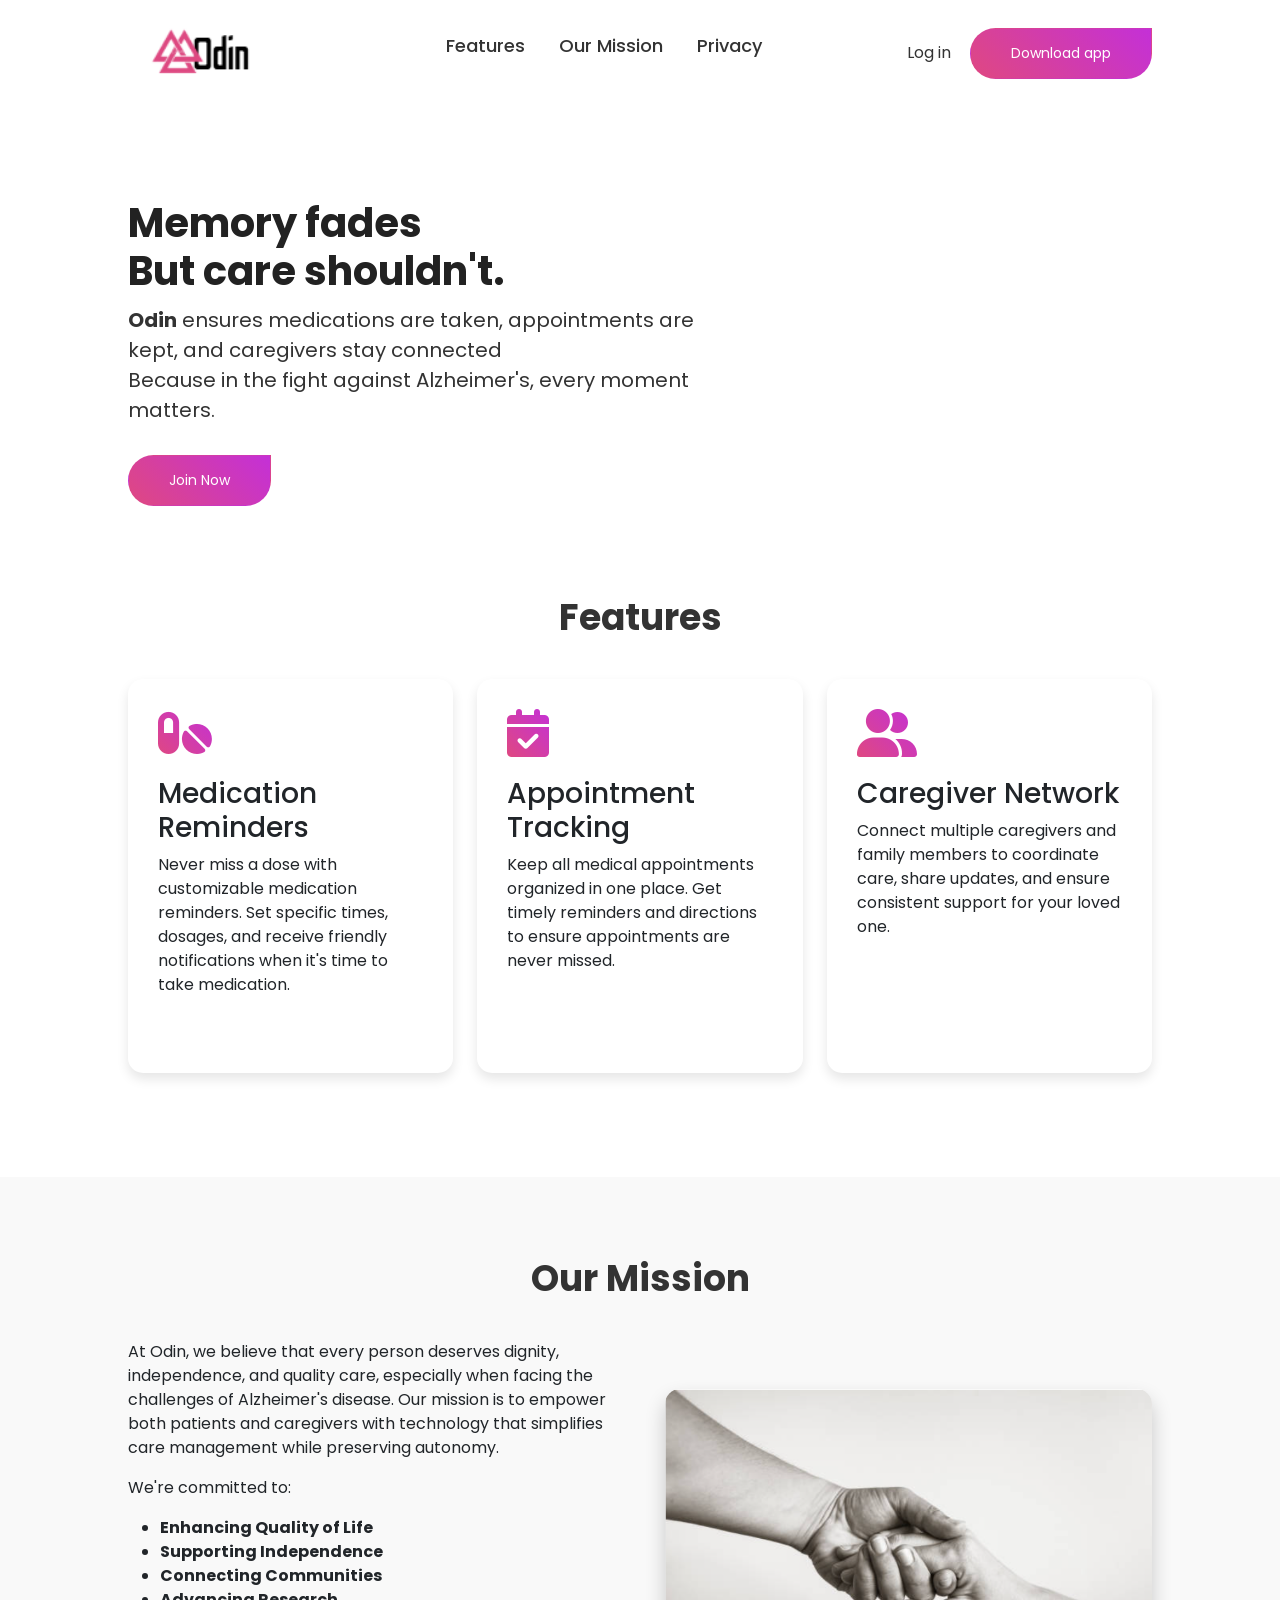
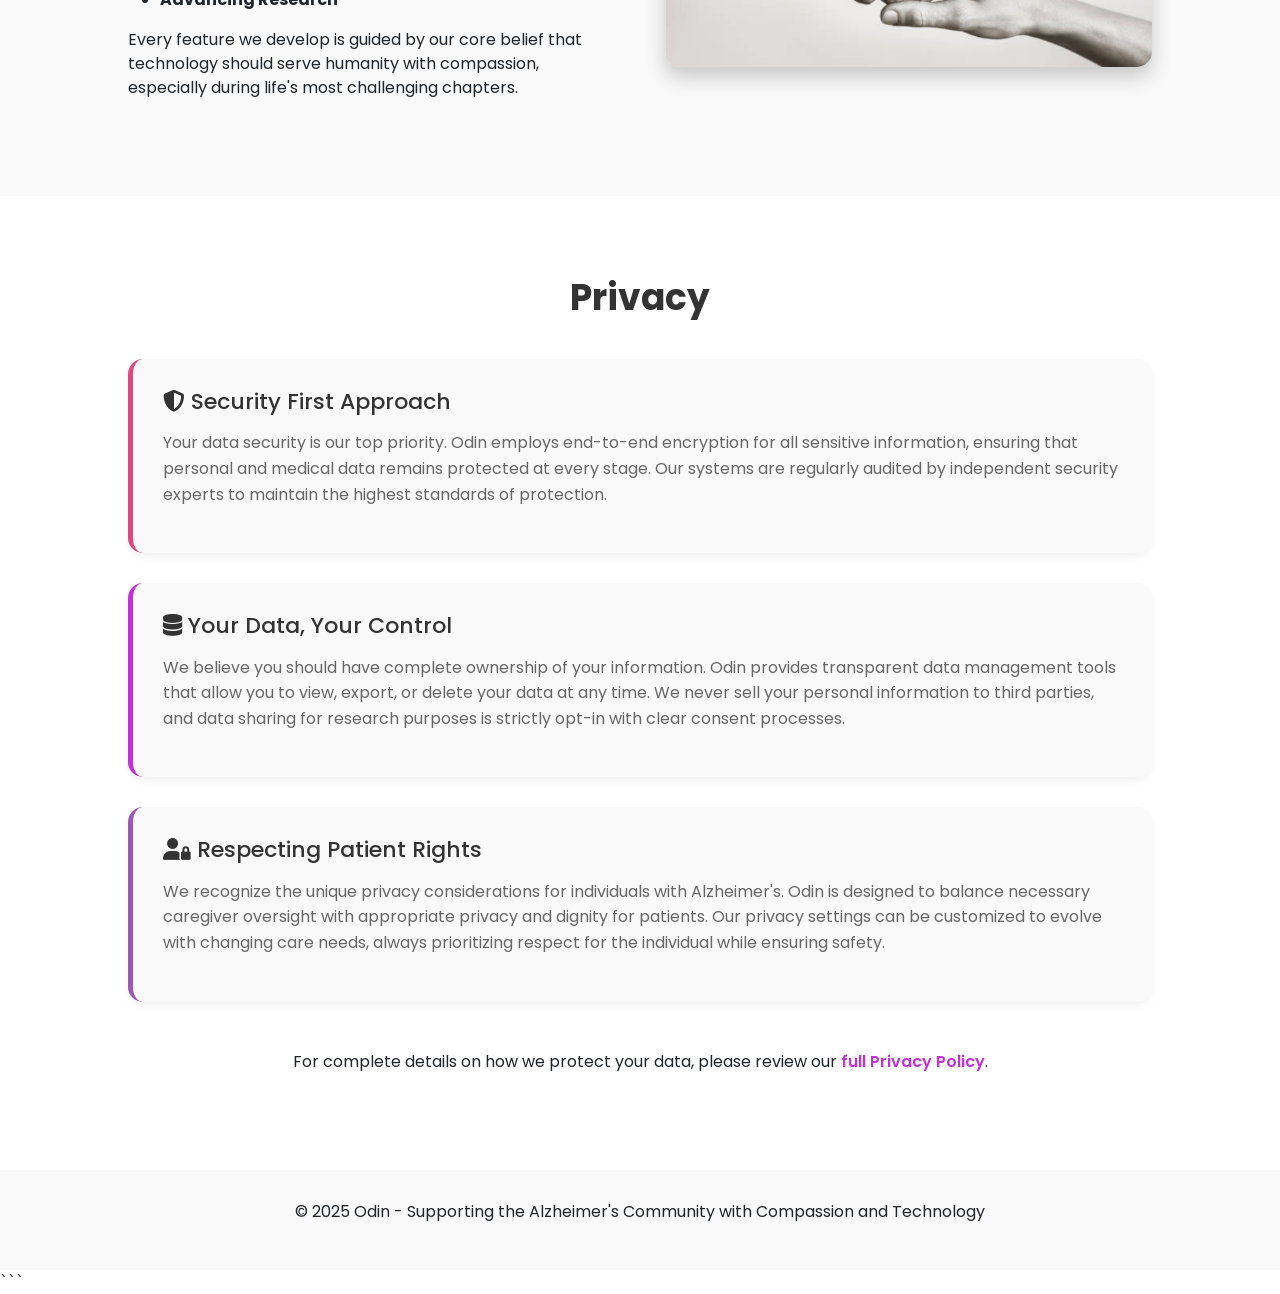
<file: mon-projet-alzheimer/assets/index.html>
<!DOCTYPE html>
<html lang="fr">
<head>
  <meta charset="UTF-8">
  <meta name="viewport" content="width=device-width, initial-scale=1.0">
  <title>Odin</title>
  
  <!-- CSS -->
  <link href="https://cdn.jsdelivr.net/npm/bootstrap@5.3.0/dist/css/bootstrap.min.css" rel="stylesheet">
  <link rel="stylesheet" href="https://cdnjs.cloudflare.com/ajax/libs/font-awesome/6.4.0/css/all.min.css">
  <link rel="stylesheet" href="../styles/base.css">
  <link rel="stylesheet" href="../styles/layout.css">
  <link rel="stylesheet" href="../styles/components.css">
  <link rel="stylesheet" href="../styles/pages/login.css">
  <link rel="stylesheet" href="../styles/animations.css">
  <link rel="stylesheet" href="../styles/main.css">
  <link href="https://fonts.googleapis.com/css2?family=Poppins:wght@400;500;700&display=swap" rel="stylesheet">
  
  <style>
    /* Additional styles for new sections */
    section {
      padding: 80px 10%;
    }
    
    .section-title {
      font-size: 36px;
      color: #333;
      margin-bottom: 40px;
      text-align: center;
      font-weight: 700;
    }
    
    .feature-card {
      background: #fff;
      border-radius: 15px;
      box-shadow: 0 6px 12px rgba(0, 0, 0, 0.1);
      padding: 30px;
      margin-bottom: 30px;
      transition: transform 0.3s, box-shadow 0.3s;
      height: 100%;
    }
    
    .feature-card:hover {
      transform: translateY(-10px);
      box-shadow: 0 10px 20px rgba(0, 0, 0, 0.2);
    }
    
    .feature-icon {
      font-size: 48px;
      margin-bottom: 20px;
      background: linear-gradient(45deg, #df4881, #c430d7);
      -webkit-background-clip: text;
      background-clip: text;
      -webkit-text-fill-color: transparent;
      display: inline-block;
    }
    
    .mission-content {
      display: flex;
      align-items: center;
      gap: 50px;
    }
    
    .mission-text {
      flex: 1;
    }
    
    .mission-image {
      flex: 1;
      border-radius: 15px;
      overflow: hidden;
      box-shadow: 0 10px 20px rgba(0, 0, 0, 0.2);
    }
    
    .mission-image img {
      width: 100%;
      height: auto;
      display: block;
    }
    
    .privacy-card {
      background: #f9f9f9;
      border-radius: 15px;
      padding: 30px;
      margin-bottom: 30px;
      box-shadow: 0 4px 8px rgba(0, 0, 0, 0.05);
      border-left: 5px solid;
    }
    
    .privacy-card h3 {
      color: #333;
      margin-bottom: 15px;
      font-size: 22px;
    }
    
    .privacy-card p {
      color: #666;
      font-size: 16px;
      line-height: 1.6;
    }
    
    .privacy-security {
      border-color: #df4881;
    }
    
    .privacy-data {
      border-color: #c430d7;
    }
    
    .privacy-rights {
      border-color: #9B59B6;
    }
    
    @media (max-width: 768px) {
      .mission-content {
        flex-direction: column;
      }
      
      .section-title {
        font-size: 28px;
      }
    }
  </style>
</head>
<body>
  <!-- Contenu principal ici -->
  <div class="hero">
    <nav>
      <img src="../images/logo.png" class="logo" alt="logo">
      <ul>
        <li><a href="#features">Features</a></li>
        <li><a href="#mission">Our Mission</a></li>
        <li><a href="#privacy">Privacy</a></li>
      </ul>
      <div>
        <a href="javascript:void(0)" class="logn-btn">Log in</a>
        <a href="app.html" class="btn">Download app</a>
      </div>
    </nav>
    <div class="hero-content-wrapper">
      <div class="content">
        <h1>Memory fades<br> But care shouldn't.</h1>
        <p><strong>Odin</strong> ensures medications are taken, appointments are kept, and caregivers stay connected<br> Because in the fight against Alzheimer's, every moment matters.</p>
        <a href="javascript:void(0)" id="join-now-btn" class="btn">Join Now</a>
      </div>
      <!-- <div class="hero-image-container">
        <img src="../images/hero-image.jpg" alt="Odin hero image" class="hero-image">
      </div> -->
    </div>
  </div>
  
  <!-- Features Section -->
  <section id="features">
    <h2 class="section-title">Features</h2>
    <div class="row">
      <div class="col-md-4 mb-4">
        <div class="feature-card">
          <i class="fas fa-pills feature-icon"></i>
          <h3>Medication Reminders</h3>
          <p>Never miss a dose with customizable medication reminders. Set specific times, dosages, and receive friendly notifications when it's time to take medication.</p>
        </div>
      </div>
      <div class="col-md-4 mb-4">
        <div class="feature-card">
          <i class="fas fa-calendar-check feature-icon"></i>
          <h3>Appointment Tracking</h3>
          <p>Keep all medical appointments organized in one place. Get timely reminders and directions to ensure appointments are never missed.</p>
        </div>
      </div>
      <div class="col-md-4 mb-4">
        <div class="feature-card">
          <i class="fas fa-user-friends feature-icon"></i>
          <h3>Caregiver Network</h3>
          <p>Connect multiple caregivers and family members to coordinate care, share updates, and ensure consistent support for your loved one.</p>
        </div>  
    </div>
  </section>
  
  <!-- Our Mission Section -->
  <section id="mission" style="background-color: #f9f9f9;">
    <h2 class="section-title">Our Mission</h2>
    <div class="mission-content">
      <div class="mission-text">
        <p>At Odin, we believe that every person deserves dignity, independence, and quality care, especially when facing the challenges of Alzheimer's disease. Our mission is to empower both patients and caregivers with technology that simplifies care management while preserving autonomy.</p>
        <p>We're committed to:</p>
        <ul>
          <li><strong>Enhancing Quality of Life</strong> </li>
          <li><strong>Supporting Independence</strong></li>
          <li><strong>Connecting Communities</strong></li>
          <li><strong>Advancing Research</strong></li>
        </ul>
        <p>Every feature we develop is guided by our core belief that technology should serve humanity with compassion, especially during life's most challenging chapters.</p>
      </div>
      <div class="mission-image">
        <img src="../images/hands.png" alt="Caring hands supporting each other representing our mission">
      </div>
    </div>
  </section>
  
  <!-- Privacy Section -->
  <section id="privacy">
    <h2 class="section-title">Privacy</h2>
    <div class="privacy-card privacy-security">
      <h3><i class="fas fa-shield-alt"></i> Security First Approach</h3>
      <p>Your data security is our top priority. Odin employs end-to-end encryption for all sensitive information, ensuring that personal and medical data remains protected at every stage. Our systems are regularly audited by independent security experts to maintain the highest standards of protection.</p>
    </div>
    <div class="privacy-card privacy-data">
      <h3><i class="fas fa-database"></i> Your Data, Your Control</h3>
      <p>We believe you should have complete ownership of your information. Odin provides transparent data management tools that allow you to view, export, or delete your data at any time. We never sell your personal information to third parties, and data sharing for research purposes is strictly opt-in with clear consent processes.</p>
    </div>
    <div class="privacy-card privacy-rights">
      <h3><i class="fas fa-user-lock"></i> Respecting Patient Rights</h3>
      <p>We recognize the unique privacy considerations for individuals with Alzheimer's. Odin is designed to balance necessary caregiver oversight with appropriate privacy and dignity for patients. Our privacy settings can be customized to evolve with changing care needs, always prioritizing respect for the individual while ensuring safety.</p>
    </div>
    <div class="text-center mt-5">
      <p>For complete details on how we protect your data, please review our <a href="#" style="color: #c430d7; font-weight: 600;">full Privacy Policy</a>.</p>
    </div>
  </section>
  
  <!-- Login Form -->
  <form id="login-form" class="login-form hidden" method="POST" action="/mon-projet-alzheimer/database/login.php">
    <div class="form-container">
      <h2>Log In</h2>
      <label for="email">Email:</label>
      <input type="email" id="email" name="email" required placeholder="Email">

      <label for="password">Password:</label>
      <input type="password" id="password" name="password" required placeholder="Password">

      <button type="submit" class="btn">Log In</button>
      <p class="signup-link">
        Don't have an account? <a href="javascript:void(0)" id="signup-link">Sign Up</a>
      </p>
      <button type="button" id="close-login" class="btn">Close</button>
    </div>
  </form>

  <!-- Signup Form -->
  <form id="signup-form" class="signup-form hidden" method="POST" action="/mon-projet-alzheimer/database/signup.php">
    <div class="form-container">
      <h2>Sign Up</h2>
      <label for="name">First Name:</label>
      <input type="text" id="name" name="name" required placeholder="First Name">

      <label for="family-name">Family Name:</label>
      <input type="text" id="family-name" name="family-name" required placeholder="Family Name">

      <label for="profession">Profession:</label>
      <input type="text" id="profession" name="profession" required placeholder="Profession">

      <label for="user-type">I am a:</label>
      <select id="user-type" name="user-type" required>
        <option value="">Select Type</option>
        <option value="caregiver">Caregiver</option>
        <option value="patient">Patient</option>
      </select>

      <label for="dob">Date of Birth:</label>
      <input type="date" id="dob" name="dob" required>

      <label for="email">Email:</label>
      <input type="email" id="email" name="email" required placeholder="Email">

      <label for="password">Password:</label>
      <input type="password" id="password" name="password" required placeholder="Password">

      <button type="submit" class="btn">Sign Up</button>
      <button type="button" id="close-signup" class="btn">Close</button>
    </div>
  </form>
  
  <!-- Footer -->
  <footer style="background-color: #f9f9f9; padding: 30px 10%; text-align: center;">
    <p>&copy; 2025 Odin - Supporting the Alzheimer's Community with Compassion and Technology</p>
  </footer>
  
  <!-- JS -->
  <script src="../scripts/buttons.js"></script>
  <script src="https://cdn.jsdelivr.net/npm/bootstrap@5.3.0/dist/js/bootstrap.bundle.min.js"></script>
</body>
</html>
```
</file>
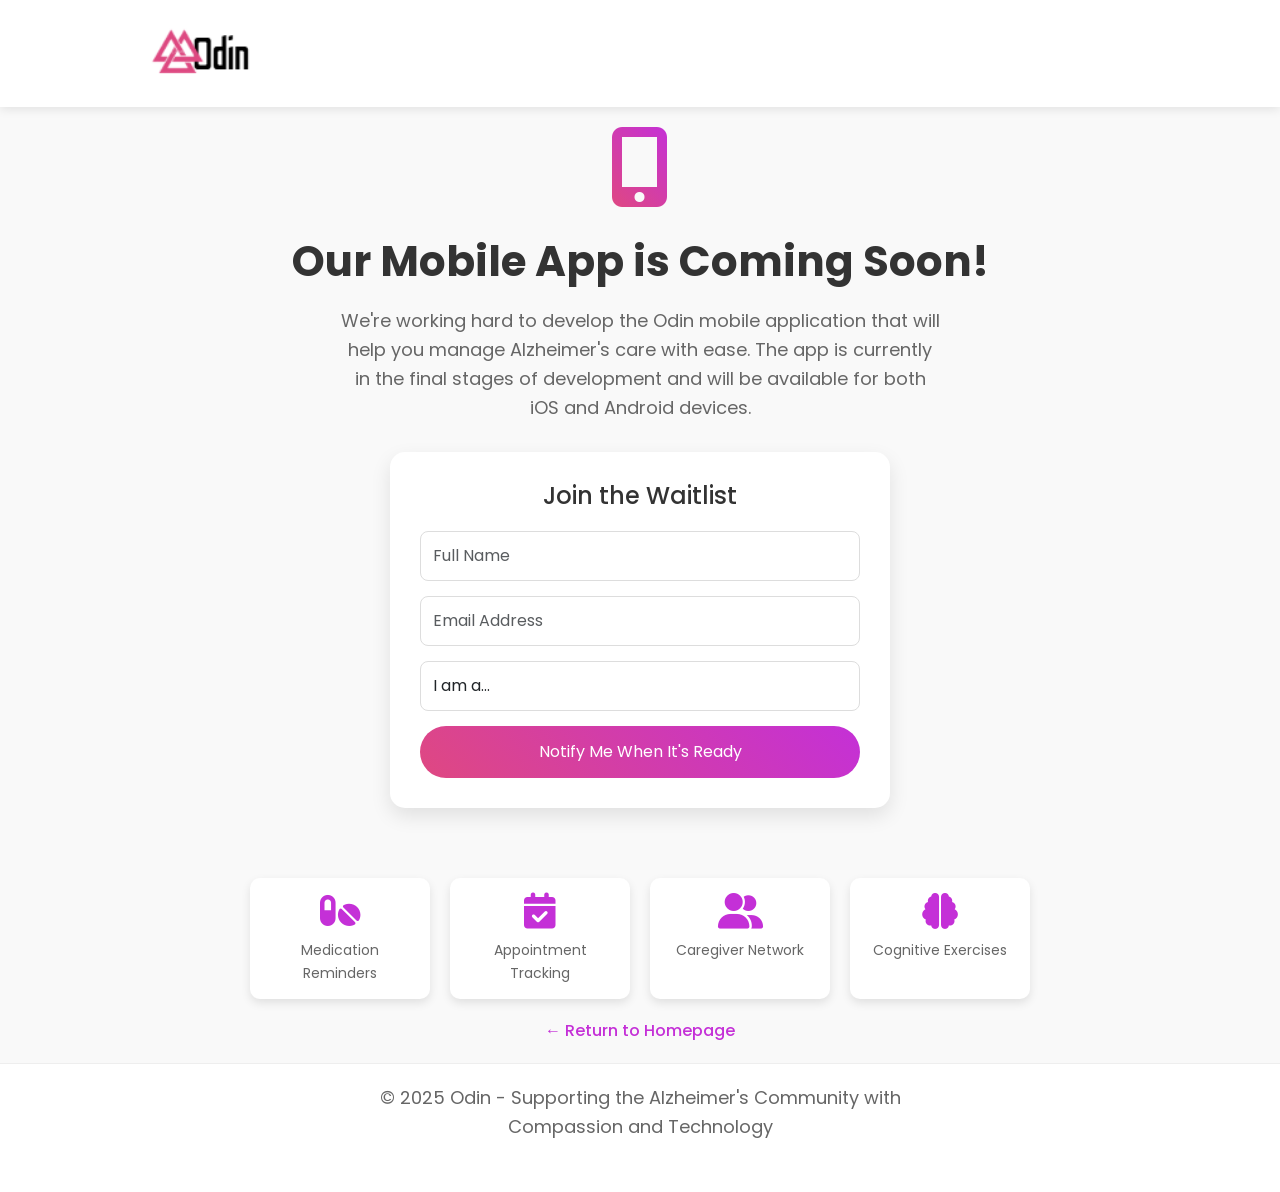
<file: mon-projet-alzheimer/assets/app.html>
<!DOCTYPE html>
<html lang="fr">
<head>
  <meta charset="UTF-8">
  <meta name="viewport" content="width=device-width, initial-scale=1.0">
  <title>Odin App - Coming Soon</title>
  
  <!-- CSS -->
  <link href="https://cdn.jsdelivr.net/npm/bootstrap@5.3.0/dist/css/bootstrap.min.css" rel="stylesheet">
  <link rel="stylesheet" href="https://cdnjs.cloudflare.com/ajax/libs/font-awesome/6.4.0/css/all.min.css">
  <link href="https://fonts.googleapis.com/css2?family=Poppins:wght@400;500;700&display=swap" rel="stylesheet">
  
  <style>
    * {
      margin: 0;
      padding: 0; 
      box-sizing: border-box;
      font-family: 'Poppins', sans-serif;
    }
    
    body {
      background-color: #f9f9f9;
      height: 100vh;
      display: flex;
      flex-direction: column;
    }
    
    nav {
      padding: 20px 10%;
      display: flex;
      justify-content: space-between;
      align-items: center;
      background-color: #fff;
      box-shadow: 0 2px 10px rgba(0, 0, 0, 0.1);
    }
    
    .logo {
      width: 140px;
    }
    
    .main-content {
      flex: 1;
      display: flex;
      flex-direction: column;
      justify-content: center;
      align-items: center;
      padding: 20px;
      text-align: center;
    }
    
    .app-icon {
      font-size: 80px;
      margin-bottom: 30px;
      background: linear-gradient(45deg, #df4881, #c430d7);
      background-clip: text;
      -webkit-background-clip: text;
      -webkit-text-fill-color: transparent;
    }
    
    h1 {
      font-size: 42px;
      color: #333;
      margin-bottom: 20px;
      font-weight: 700;
    }
    
    p {
      font-size: 18px;
      color: #666;
      max-width: 600px;
      margin: 0 auto 30px;
      line-height: 1.6;
    }
    
    .waitlist-form {
      background: #fff;
      padding: 30px;
      border-radius: 15px;
      box-shadow: 0 8px 20px rgba(0, 0, 0, 0.1);
      width: 100%;
      max-width: 500px;
      margin-bottom: 30px;
    }
    
    .waitlist-form h2 {
      font-size: 24px;
      color: #333;
      margin-bottom: 20px;
    }
    
    .form-control {
      padding: 12px;
      margin-bottom: 15px;
      border: 1px solid #ddd;
      border-radius: 8px;
      font-size: 16px;
    }
    
    .btn {
      display: inline-block;
      text-decoration: none;
      padding: 14px 40px;
      color: #fff;
      background-image: linear-gradient(45deg, #df4881, #c430d7);
      border-radius: 30px;   
      font-size: 16px;
      border: none;
      cursor: pointer;
      transition: all 0.3s ease;
      width: 100%;
    }
    
    .btn:hover {
      background-image: linear-gradient(45deg, #c430d7, #df4881);
      transform: translateY(-3px);
      box-shadow: 0 5px 15px rgba(223, 72, 129, 0.4);
    }
    
    .btn:active {
      transform: scale(0.98);
    }
    
    .return-link {
      color: #c430d7;
      text-decoration: none;
      font-weight: 500;
      margin-top: 20px;
      display: inline-block;
      transition: all 0.3s ease;
    }
    
    .return-link:hover {
      color: #df4881;
      text-decoration: underline;
    }
    
    .features-preview {
      display: flex;
      justify-content: center;
      margin-top: 40px;
      flex-wrap: wrap;
      gap: 20px;
      max-width: 800px;
    }
    
    .feature {
      background: #fff;
      padding: 15px;
      border-radius: 10px;
      box-shadow: 0 4px 10px rgba(0, 0, 0, 0.1);
      width: 180px;
      text-align: center;
    }
    
    .feature i {
      font-size: 36px;
      color: #c430d7;
      margin-bottom: 10px;
    }
    
    .feature p {
      font-size: 14px;
      margin-bottom: 0;
    }
    
    footer {
      padding: 20px;
      background-color: #fff;
      text-align: center;
      color: #666;
      font-size: 14px;
      border-top: 1px solid #eee;
    }
    
    @media (max-width: 768px) {
      h1 {
        font-size: 32px;
      }
      
      .waitlist-form {
        padding: 20px;
      }
      
      .features-preview {
        flex-direction: column;
        align-items: center;
      }
      
      .feature {
        width: 90%;
        max-width: 300px;
      }
    }
    
    .success-message {
      display: none;
      background-color: #d4edda;
      color: #155724;
      padding: 15px;
      border-radius: 8px;
      margin-bottom: 20px;
      text-align: center;
    }
  </style>
</head>
<body>
  <nav>
    <a href="index.html">
      <img src="../images/logo.png" class="logo" alt="Odin logo">
    </a>
  </nav>
  
  <div class="main-content">
    <i class="fas fa-mobile-alt app-icon"></i>
    <h1>Our Mobile App is Coming Soon!</h1>
    <p>We're working hard to develop the Odin mobile application that will help you manage Alzheimer's care with ease. The app is currently in the final stages of development and will be available for both iOS and Android devices.</p>
    
    <div class="waitlist-form">
      <div class="success-message" id="success-message">
        Thank you for joining our waitlist! You'll be the first to know when our app launches.
      </div>
      
      <h2>Join the Waitlist</h2>
      <form id="waitlist-form">
        <input type="text" class="form-control" placeholder="Full Name" required>
        <input type="email" class="form-control" placeholder="Email Address" required>
        <select class="form-control" required>
          <option value="" disabled selected>I am a...</option>
          <option value="caregiver">Caregiver</option>
          <option value="patient">Patient with early-stage Alzheimer's</option>
          <option value="family">Family member</option>
          <option value="healthcare">Healthcare professional</option>
          <option value="other">Other</option>
        </select>
        <button type="submit" class="btn">Notify Me When It's Ready</button>
      </form>
    </div>
    
    <div class="features-preview">
      <div class="feature">
        <i class="fas fa-pills"></i>
        <p>Medication Reminders</p>
      </div>
      <div class="feature">
        <i class="fas fa-calendar-check"></i>
        <p>Appointment Tracking</p>
      </div>
      <div class="feature">
        <i class="fas fa-user-friends"></i>
        <p>Caregiver Network</p>
      </div>
      <div class="feature">
        <i class="fas fa-brain"></i>
        <p>Cognitive Exercises</p>
      </div>
    </div>
    
    <a href="index.html" class="return-link">← Return to Homepage</a>
  </div>
  
  <footer>
    <p>&copy; 2025 Odin - Supporting the Alzheimer's Community with Compassion and Technology</p>
  </footer>
  
  <script>
    document.getElementById('waitlist-form').addEventListener('submit', function(e) {
      e.preventDefault();
      
      // Here you would normally send the form data to your server
      // For now, we'll just show the success message
      document.getElementById('success-message').style.display = 'block';
      
      // Clear the form
      this.reset();
      
      // Scroll to the success message
      document.getElementById('success-message').scrollIntoView({ behavior: 'smooth' });
    });
  </script>
</body>
</html>
</file>
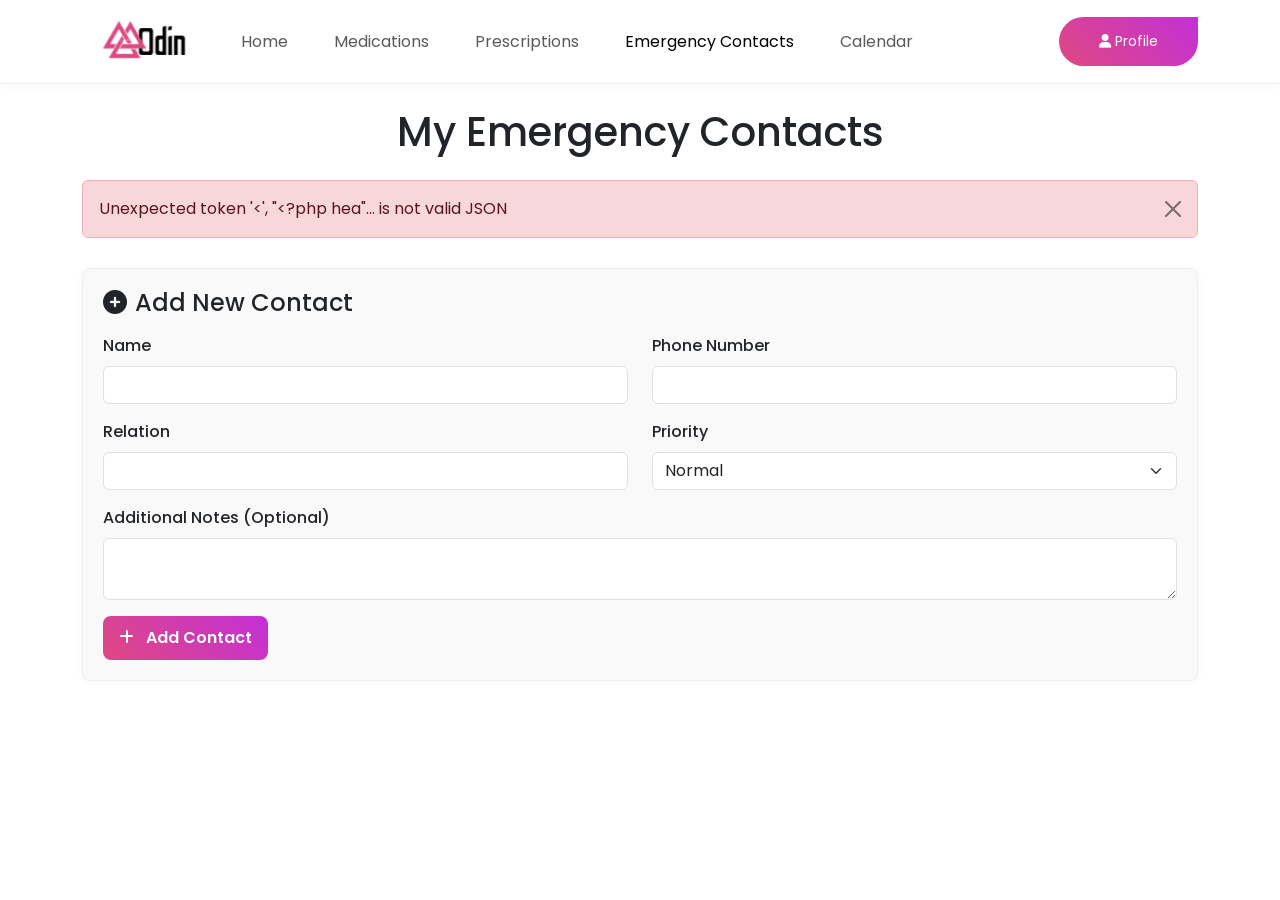
<file: mon-projet-alzheimer/assets/emergency.html>
<!DOCTYPE html>
<html lang="en">
<head>
    <meta charset="UTF-8">
    <meta name="viewport" content="width=device-width, initial-scale=1.0">
    <title>Emergency Contacts</title>
    <!-- CSS -->
    <link href="https://cdn.jsdelivr.net/npm/bootstrap@5.3.0/dist/css/bootstrap.min.css" rel="stylesheet">
    <link rel="stylesheet" href="https://cdnjs.cloudflare.com/ajax/libs/font-awesome/6.4.0/css/all.min.css">
    <link rel="stylesheet" href="../styles/main.css">
    <link href="https://fonts.googleapis.com/css2?family=Poppins:wght@400;500;700&display=swap" rel="stylesheet">
    <style>
        .contact-item {
            margin-bottom: 15px;
            transition: all 0.2s ease;
            border-radius: 8px;
            box-shadow: 0 2px 8px rgba(0,0,0,0.05);
            overflow: hidden;
        }
        
        .contact-item:hover {
            box-shadow: 0 4px 12px rgba(0,0,0,0.1);
            transform: translateY(-2px);
        }

        /* Table styling */
        .table-hover tbody tr:hover {
            background-color: #f9f9f9;
        }

        /* Navigation bar styling */
        .navbar {
            background-color: white !important;
            border-bottom: 1px solid #eee;
            box-shadow: 0 2px 10px rgba(0,0,0,0.03);
        }

        .btn-outline-primary {
            border: none !important;
            outline: none !important;
            box-shadow: none !important;
        }
        
        /* Loading spinner */
        #loading-spinner {
            display: none;
        }
        
        /* Error alert */
        #error-alert {
            display: none;
        }
        
        /* Contact buttons */
        .btn-contact {
            padding: 8px 12px;
        }
        
        .action-buttons {
            display: flex;
            gap: 5px;
        }
        
        /* Form styling */
        #add-contact-form {
            background-color: #f9f9f9;
            padding: 20px;
            border-radius: 8px;
            border: 1px solid #eee;
            box-shadow: 0 2px 10px rgba(0,0,0,0.03);
            margin-top: 30px;
        }
        
        #add-contact-form .form-label {
            font-weight: 500;
        }
        
        #add-contact-form .btn-primary {
            padding: 10px 16px;
        }
        
        /* Badge for priority contacts */
        .priority-badge {
            background-color: #ff6b6b;
            color: white;
            font-size: 0.8rem;
            padding: 3px 8px;
            border-radius: 4px;
            margin-left: 8px;
        }
        
        /* Empty state */
        .empty-state {
            text-align: center;
            padding: 40px 20px;
            background-color: #f9f9f9;
            border-radius: 8px;
            margin-bottom: 20px;
        }
        
        .empty-state i {
            font-size: 48px;
            color: #ccc;
            margin-bottom: 15px;
        }
    </style>
</head>
<body>
    <!-- Navigation Bar -->
    <nav class="navbar navbar-expand-lg navbar-light sticky-top">
        <div class="container">
            <a class="navbar-brand" href="home.html">
                <img src="../images/logo.png" alt="Logo" width="120">
            </a>
            <button class="navbar-toggler" type="button" data-bs-toggle="collapse" data-bs-target="#navbarNav" aria-controls="navbarNav" aria-expanded="false" aria-label="Toggle navigation">
                <span class="navbar-toggler-icon"></span>
            </button>
            <div class="collapse navbar-collapse" id="navbarNav">
                <ul class="navbar-nav me-auto mb-2 mb-lg-0">
                    <li class="nav-item">
                        <a class="nav-link" href="home.html">Home</a>
                    </li>
                    <li class="nav-item">
                        <a class="nav-link" href="medications.html">Medications</a>
                    </li>
                    <li class="nav-item">
                        <a class="nav-link" href="prescriptions.html">Prescriptions</a>
                    </li>
                    <li class="nav-item">
                        <a class="nav-link active" href="emergency.html">Emergency Contacts</a>
                    </li>
                    <li class="nav-item">
                        <a class="nav-link" href="calendar.html">Calendar</a>
                    </li>
                </ul>
                <div class="d-flex align-items-center">
                    <a href="profile.html" class="btn btn-outline-primary">
                        <i class="fas fa-user"></i> Profile
                    </a>
                </div>
            </div>
        </div>
    </nav>

    <div class="container mt-4">
        <h1 class="text-center mb-4">My Emergency Contacts</h1>

        <!-- Status Messages -->
        <div id="error-alert" class="alert alert-danger alert-dismissible fade show" role="alert">
            <span id="error-message"></span>
            <button type="button" class="btn-close" data-bs-dismiss="alert" aria-label="Close"></button>
        </div>
        
        <div id="success-alert" class="alert alert-success alert-dismissible fade show" role="alert" style="display:none;">
            <span id="success-message"></span>
            <button type="button" class="btn-close" data-bs-dismiss="alert" aria-label="Close"></button>
        </div>

        <!-- Loading Spinner -->
        <div id="loading-spinner" class="text-center my-4">
            <div class="spinner-border text-primary" role="status">
                <span class="visually-hidden">Loading...</span>
            </div>
            <p>Loading contacts...</p>
        </div>

        <!-- Empty State (will be shown via JavaScript if no contacts) -->
        <div id="empty-state" class="empty-state" style="display:none;">
            <i class="fas fa-address-book"></i>
            <h4>No emergency contacts yet</h4>
            <p class="text-muted">Add your emergency contacts below so they're readily available when needed.</p>
        </div>

        <!-- Contacts List -->
        <div id="contacts-list" class="mb-4">
            <!-- Example contact item (will be replaced by JS) -->
            <div class="card contact-item mb-3">
                <div class="card-body d-flex align-items-center justify-content-between">
                    <div>
                        <h5 class="mb-1">Dr. Jane Smith <span class="priority-badge">Primary</span></h5>
                        <p class="mb-0 text-muted"><i class="fas fa-user-md me-2"></i>Family Doctor</p>
                        <p class="mb-0"><i class="fas fa-phone me-2"></i>(555) 123-4567</p>
                    </div>
                    <div class="action-buttons">
                        <a href="tel:5551234567" class="btn btn-outline-primary btn-contact" data-bs-toggle="tooltip" title="Call">
                            <i class="fas fa-phone"></i>
                        </a>
                        <button class="btn btn-outline-secondary btn-contact" data-bs-toggle="tooltip" title="Edit">
                            <i class="fas fa-edit"></i>
                        </button>
                        <button class="btn btn-outline-danger btn-contact" data-bs-toggle="tooltip" title="Delete">
                            <i class="fas fa-trash"></i>
                        </button>
                    </div>
                </div>
            </div>
        </div>

        <!-- Add Contact Form -->
        <form id="add-contact-form">
            <h4 class="mb-3"><i class="fas fa-plus-circle me-2"></i>Add New Contact</h4>
            <div class="row">
                <div class="col-md-6 mb-3">
                    <label for="contact-name" class="form-label">Name</label>
                    <input type="text" class="form-control" id="contact-name" name="name" required>
                </div>
                <div class="col-md-6 mb-3">
                    <label for="contact-phone" class="form-label">Phone Number</label>
                    <input type="tel" class="form-control" id="contact-phone" name="phone" required>
                </div>
            </div>
            <div class="row">
                <div class="col-md-6 mb-3">
                    <label for="contact-relation" class="form-label">Relation</label>
                    <input type="text" class="form-control" id="contact-relation" name="relation" required>
                </div>
                <div class="col-md-6 mb-3">
                    <label for="contact-priority" class="form-label">Priority</label>
                    <select class="form-select" id="contact-priority" name="priority">
                        <option value="normal">Normal</option>
                        <option value="primary">Primary Contact</option>
                    </select>
                </div>
            </div>
            <div class="mb-3">
                <label for="contact-notes" class="form-label">Additional Notes (Optional)</label>
                <textarea class="form-control" id="contact-notes" name="notes" rows="2"></textarea>
            </div>
            <button type="submit" class="btn btn-primary" id="add-contact-button">
                <i class="fas fa-plus me-2"></i> Add Contact
            </button>
        </form>
    </div>

    <!-- JS -->
    <script src="https://cdn.jsdelivr.net/npm/bootstrap@5.3.0/dist/js/bootstrap.bundle.min.js"></script>
    <script src="../scripts/emergency.js"></script>
    <script>
        // Initialize Bootstrap tooltips
        const tooltipTriggerList = [].slice.call(document.querySelectorAll('[data-bs-toggle="tooltip"]'));
        tooltipTriggerList.map(function (tooltipTriggerEl) {
            return new bootstrap.Tooltip(tooltipTriggerEl);
        });
        
        // Show empty state if no contacts (this would be handled by your JS)
        function checkContactsList() {
            const contactsList = document.getElementById('contacts-list');
            const emptyState = document.getElementById('empty-state');
            
            // This is just an example - your actual code would check
            // if there are child elements in the contacts list
            if (contactsList.children.length === 0) {
                emptyState.style.display = 'block';
            } else {
                emptyState.style.display = 'none';
            }
        }
        
        // Call this after your contacts are loaded
        // checkContactsList();
    </script>
</body>
</html>
</file>
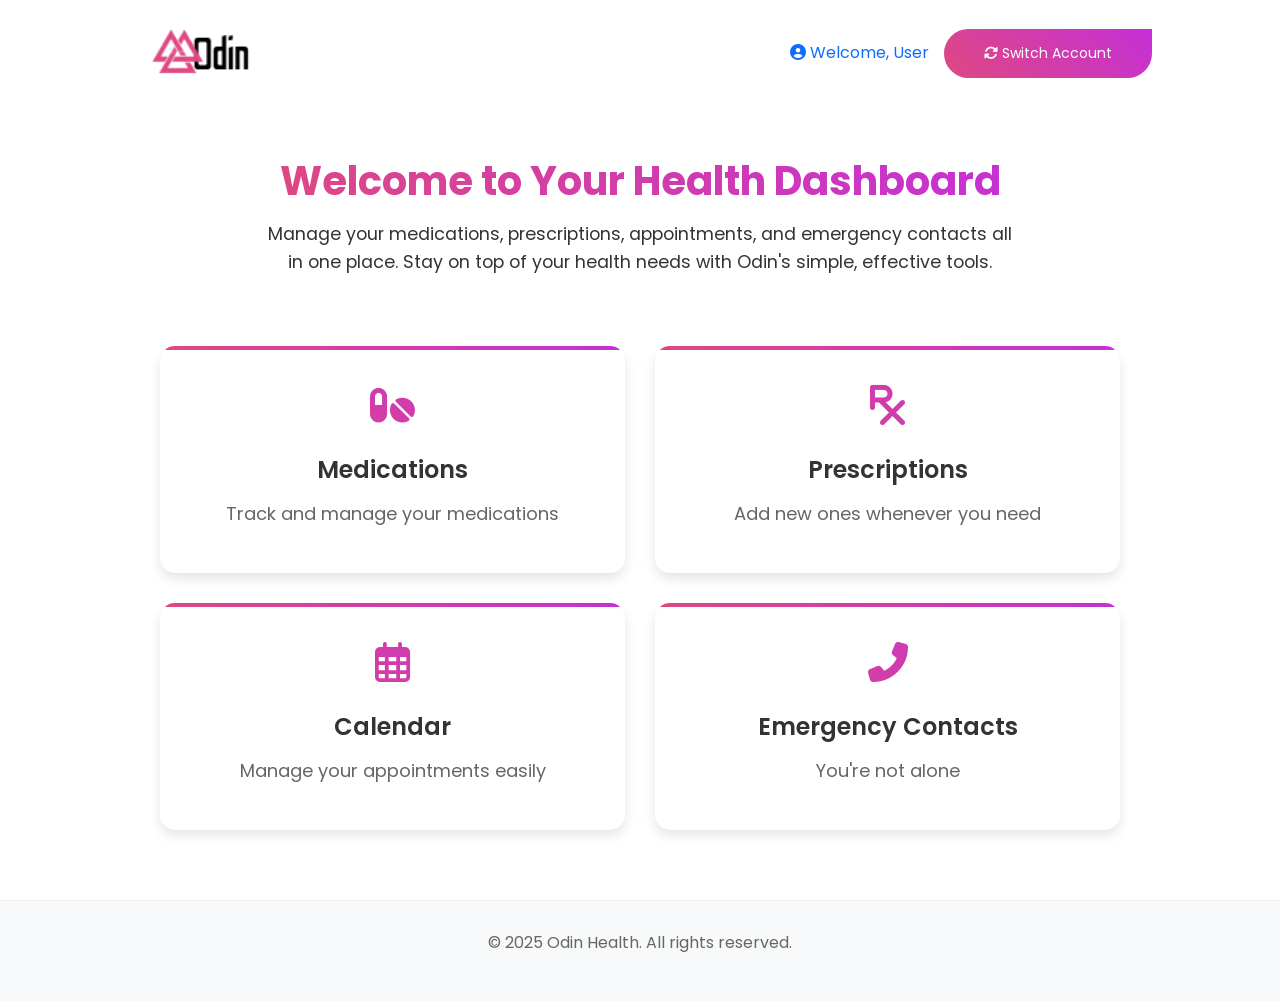
<file: mon-projet-alzheimer/assets/home.html>
<!DOCTYPE html>
<html lang="en">
<head>
    <meta charset="UTF-8">
    <meta name="viewport" content="width=device-width, initial-scale=1.0">
    <title>Odin:Home</title>
    <!-- CSS -->
    <link href="https://cdn.jsdelivr.net/npm/bootstrap@5.3.0/dist/css/bootstrap.min.css" rel="stylesheet">
    <link rel="stylesheet" href="https://cdnjs.cloudflare.com/ajax/libs/font-awesome/6.4.0/css/all.min.css">
    <link rel="stylesheet" href="../styles/base.css">
    <link rel="stylesheet" href="../styles/layout.css">
    <link rel="stylesheet" href="../styles/components.css">
    <link rel="stylesheet" href="../styles/pages/login.css">
    <link rel="stylesheet" href="../styles/animations.css">
    <link rel="stylesheet" href="../styles/main.css">
    <link href="https://fonts.googleapis.com/css2?family=Poppins:wght@400;500;600;700&display=swap" rel="stylesheet">
    <style>
        /* Enhanced styles with original colors */
        * {
            margin: 0;
            padding: 0; 
            box-sizing: border-box;
            font-family: 'Poppins', sans-serif;
        }

        body {
            background-color: white;
            min-height: 100vh;
        }

        .hero {
            width: 100%;
            min-width: 100vh;
            background-size: cover;
            background-position: center;
            padding: 10px 10%;
            overflow: hidden;
        }

        nav {
            padding: 10px 0;
            display: flex;
            justify-content: space-between;
            align-items: center;   
        }

        .logo {
            width: 140px;
            transition: all 0.3s ease;
        }
        
        .logo:hover {
            transform: scale(1.05);
        }

        .user-nav {
            display: flex;
            align-items: center;
            gap: 15px;
        }
        
        .logn-btn {
            text-decoration: none;
            color: #333;
            margin-right: 15px;
            font-weight: 500;
            padding: 8px 15px;
            border-radius: 8px;
            transition: all 0.3s ease;
        }
        
        .logn-btn:hover {
            color: #c430d7;
        }

        .btn {
            display: inline-block;
            text-decoration: none;
            padding: 14px 40px;
            color: #fff;
            background-image: linear-gradient(45deg, #df4881, #c430d7);
            border-radius: 30px;   
            font-size: 14px;
            border-top-right-radius: 0;
            transition: all 0.3s ease;
            border: none;
            cursor: pointer;
        }

        .btn:hover {
            background-image: linear-gradient(45deg, #c430d7, #df4881);
            transition: 0.5s;
        }

        .btn:active {
            transform: scale(0.9);
        }

        /* Welcome section */
        .welcome-section {
            text-align: center;
            margin: 50px auto 30px;
            max-width: 800px;
            padding: 0 20px;
            animation: fadeIn 0.6s ease-out;
        }

        .welcome-section h1 {
            font-size: 2.5rem;
            margin-bottom: 15px;
            background-image: linear-gradient(45deg, #df4881, #c430d7);
            -webkit-background-clip: text;
            background-clip: text;
            color: transparent;
            font-weight: 700;
        }

        .welcome-section p {
            font-size: 1.1rem;
            color: #333;
            margin-bottom: 30px;
            line-height: 1.6;
        }

        /* Cards with icons */
        .cards-container {
            display: grid;
            grid-template-columns: repeat(2, 1fr);
            gap: 30px;
            justify-content: center;
            align-items: center;
            margin: 50px auto;
            max-width: 1000px;
            padding: 20px;
            animation: fadeIn 0.8s ease-out;
        }

        .card {
            background: #fff;
            border-radius: 15px;
            box-shadow: 0 6px 12px rgba(0, 0, 0, 0.1);
            padding: 30px;
            text-align: center;
            transition: transform 0.3s, box-shadow 0.3s;
            position: relative;
            overflow: hidden;
            border: none;
        }

        .card:before {
            content: '';
            position: absolute;
            top: 0;
            left: 0;
            right: 0;
            height: 4px;
            background-image: linear-gradient(45deg, #df4881, #c430d7);
        }

        .card:hover {
            transform: translateY(-10px);
            box-shadow: 0 10px 20px rgba(0, 0, 0, 0.2);
        }

        .card a {
            text-decoration: none;
            color: inherit;
            display: block;
        }

        .card-icon {
            font-size: 2.5rem;
            margin-bottom: 20px;
            background-image: linear-gradient(45deg, #df4881, #c430d7);
            -webkit-background-clip: text;
            background-clip: text;
            color: transparent;
        }

        .card h3 {
            font-size: 24px;
            margin-bottom: 15px;
            color: #333;
            font-weight: 600;
        }

        .card p {
            font-size: 18px;
            color: #666;
        }

        /* Enhanced login modal */
        .hidden {
            display: none !important;
        }

        .login-form {
            position: fixed;
            top: 0;
            left: 0;
            width: 100%;
            height: 100%;
            background-color: rgba(0, 0, 0, 0.8);
            display: flex;
            justify-content: center;
            align-items: center;
            z-index: 1000;
            backdrop-filter: blur(5px);
        }

        .form-container {
            background: #fff;
            padding: 40px;
            border-radius: 15px;
            width: 400px;
            max-width: 90%;
            text-align: center;
            box-shadow: 0 8px 20px rgba(0, 0, 0, 0.2);
            animation: fadeIn 0.3s ease-in-out;
            position: relative;
        }

        .form-container h2 {
            margin-bottom: 25px;
            font-size: 26px;
            color: #333;
            font-weight: 600;
        }

        .form-container label {
            display: block;
            text-align: left;
            font-size: 14px;
            font-weight: 500;
            color: #555;
            margin-bottom: 5px;
        }

        .form-container input {
            width: 100%;
            padding: 12px;
            margin: 15px 0;
            border: 1px solid #ccc;
            border-radius: 8px;
            font-size: 16px;
            transition: border-color 0.3s;
        }

        .form-container input:focus {
            border-color: #c430d7;
            outline: none;
        }

        .form-container .btn {
            width: 100%;
            padding: 14px;
            margin-top: 20px;
        }

        .close-button {
            position: absolute;
            top: 15px;
            right: 15px;
            background: none;
            border: none;
            font-size: 20px;
            color: #999;
            cursor: pointer;
            transition: color 0.3s;
        }

        .close-button:hover {
            color: #333;
        }

        .signup-link {
            margin-top: 15px;
            font-size: 14px;
            color: #555;
        }

        .signup-link a {
            color: #c430d7;
            text-decoration: none;
            font-weight: 600;
            transition: color 0.3s;
        }

        .signup-link a:hover {
            color: #df4881;
            text-decoration: underline;
        }

        /* Footer */
        footer {
            text-align: center;
            padding: 30px 20px;
            margin-top: 50px;
            color: #666;
            background-color: #f8f9fa;
            border-top: 1px solid #eee;
        }

        /* Responsive design */
        @media (max-width: 768px) {
            .welcome-section h1 {
                font-size: 2rem;
            }
            
            .cards-container {
                grid-template-columns: 1fr;
                max-width: 500px;
            }
            
            .user-nav {
                flex-direction: column;
                align-items: flex-end;
                gap: 10px;
            }
            
            .btn {
                padding: 10px 25px;
            }
        }

        /* Animations */
        @keyframes fadeIn {
            from {
                opacity: 0;
                transform: translateY(20px);
            }
            to {
                opacity: 1;
                transform: translateY(0);
            }
        }
    </style>
</head>
<body>
    <div class="hero">
        <nav>
            <img src="../images/logo.png" class="logo" alt="Odin Health Logo">
            <div class="user-nav">
                <a href="profile.html">
                    <i class="fas fa-user-circle"></i> Welcome, <span id="user-name">User</span>
                </a>
                <a href="javascript:void(0)" class="btn" id="switch-account">
                    <i class="fas fa-sync-alt"></i> Switch Account
                </a>
            </div>
        </nav>
    </div>
    
    <!-- Welcome Section -->
    <div class="welcome-section">
        <h1>Welcome to Your Health Dashboard</h1>
        <p>Manage your medications, prescriptions, appointments, and emergency contacts all in one place. 
           Stay on top of your health needs with Odin's simple, effective tools.</p>
    </div>

    <!-- Cards Section -->
    <div class="cards-container">
        <div class="card">
            <a href="medications.html">
                <div class="card-icon">
                    <i class="fas fa-pills"></i>
                </div>
                <h3>Medications</h3>
                <p>Track and manage your medications</p>
            </a>
        </div>
        <div class="card">
            <a href="prescriptions.html">
                <div class="card-icon">
                    <i class="fas fa-prescription"></i>
                </div>
                <h3>Prescriptions</h3>
                <p>Add new ones whenever you need</p>
            </a>
        </div>
        <div class="card">
            <a href="calendar.html">
                <div class="card-icon">
                    <i class="far fa-calendar-alt"></i>
                </div>
                <h3>Calendar</h3>
                <p>Manage your appointments easily</p>
            </a>
        </div>
        <div class="card">
            <a href="emergency.html">
                <div class="card-icon">
                    <i class="fas fa-phone-alt"></i>
                </div>
                <h3>Emergency Contacts</h3>
                <p>You're not alone</p>
            </a>
        </div>
    </div>

    <!-- Login Form Modal -->
    <div id="login-form" class="login-form hidden">
        <div class="form-container">
            <button id="close-login" class="close-button">
                <i class="fas fa-times"></i>
            </button>
            <h2>Log In</h2>
            <form>
                <label for="email">Email:</label>
                <input type="email" id="email" name="email" placeholder="Enter your email" required>
                
                <label for="password">Password:</label>
                <input type="password" id="password" name="password" placeholder="Enter your password" required>
                
                <button type="submit" class="btn">
                    <i class="fas fa-sign-in-alt"></i> Log In
                </button>
            </form>
            <p class="signup-link">
                Don't have an account? <a href="index.html">Sign up now</a>
            </p>
        </div>
    </div>

    <!-- Footer -->
    <footer>
        <p>&copy; 2025 Odin Health. All rights reserved.</p>
    </footer>

    <!-- JS -->
    <script src="../scripts/buttons.js"></script>
    <script src="https://cdn.jsdelivr.net/npm/bootstrap@5.3.0/dist/js/bootstrap.bundle.min.js"></script>
    <script>
        // Display user name from session
        document.addEventListener('DOMContentLoaded', () => {
            // Get user name from wherever you stored it after login
            const userName = localStorage.getItem('userName') || 'User';
            document.getElementById('user-name').textContent = userName;

            // Handle switch account click
            document.getElementById('switch-account').addEventListener('click', () => {
                document.getElementById('login-form').classList.remove('hidden');
            });

            // Close login form
            document.getElementById('close-login').addEventListener('click', () => {
                document.getElementById('login-form').classList.add('hidden');
            });
            
            // Close modal when clicking outside
            document.getElementById('login-form').addEventListener('click', (e) => {
                if (e.target === document.getElementById('login-form')) {
                    document.getElementById('login-form').classList.add('hidden');
                }
            });
        });
    </script>
    <script src="../scripts/medications.js"></script>
    <script src="../scripts/calendar.js"></script>
    <script src="../scripts/emergency.js"></script>
    <script src="../scripts/prescriptions.js"></script>   
</body>
</html>
</file>
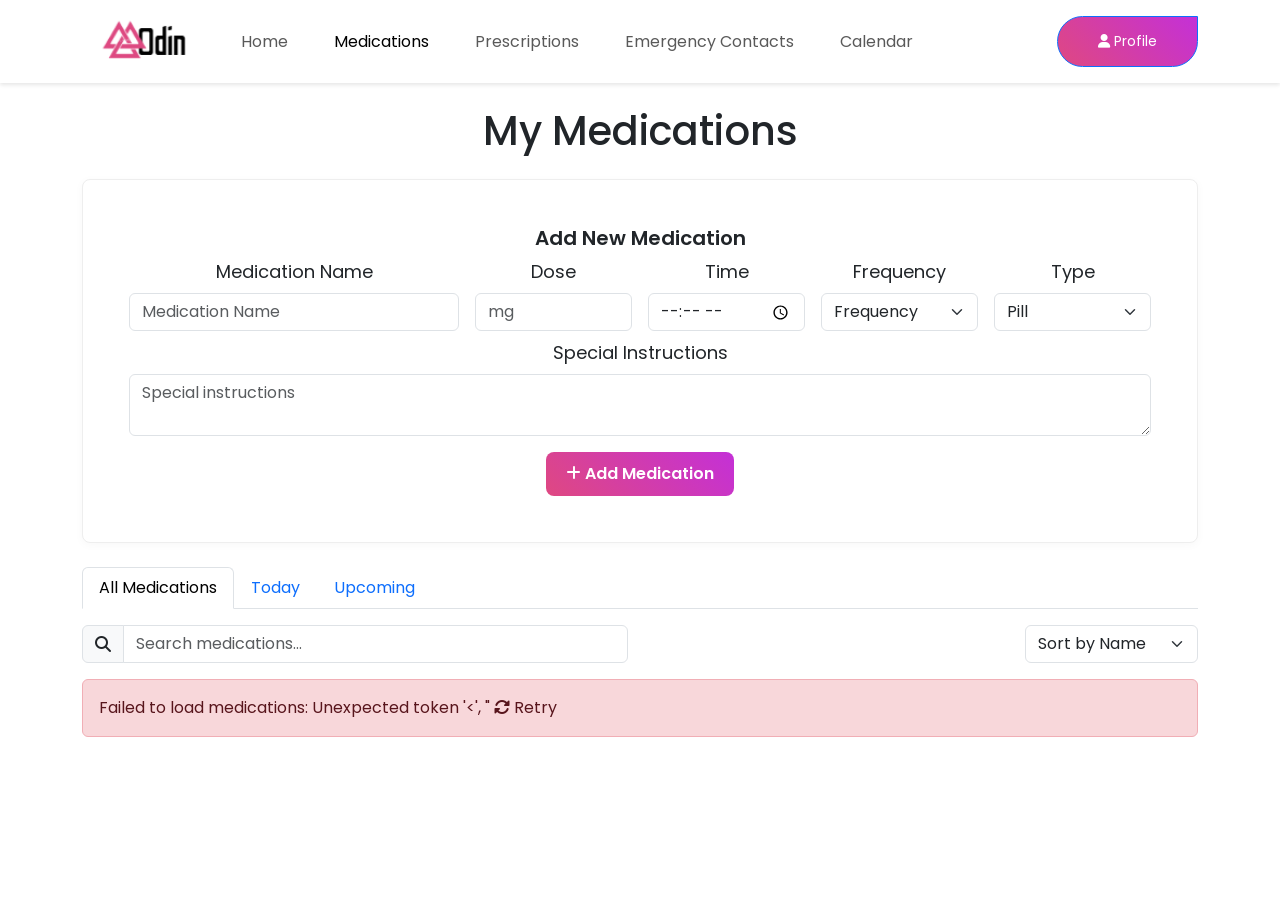
<file: mon-projet-alzheimer/assets/medications.html>
<!DOCTYPE html>
<html lang="en">
<head>
    <meta charset="UTF-8">
    <meta name="viewport" content="width=device-width, initial-scale=1.0">
    <title>Medications</title>
    <!-- CSS -->
    <link href="https://cdn.jsdelivr.net/npm/bootstrap@5.3.0/dist/css/bootstrap.min.css" rel="stylesheet">
    <link rel="stylesheet" href="https://cdnjs.cloudflare.com/ajax/libs/font-awesome/6.4.0/css/all.min.css">
    <link rel="stylesheet" href="../styles/main.css">
    <link href="https://fonts.googleapis.com/css2?family=Poppins:wght@400;500;700&display=swap" rel="stylesheet">
    <style>
        .navbar {
            background-color: white !important;
            box-shadow: 0 2px 4px rgba(0,0,0,0.1);
        }
        
        .emergency-contact {
            background-color: #fff8f8;
            border-left: 4px solid #ff6b6b;
            padding: 15px;
            margin-bottom: 20px;
            border-radius: 4px;
        }
        
        .emergency-icon {
            color: #ff6b6b;
            font-size: 1.5rem;
            margin-right: 10px;
        }
        
        /* Card styling */
        .card {
            border-radius: 8px;
            overflow: hidden;
            border: 1px solid #eee;
            box-shadow: 0 2px 10px rgba(0,0,0,0.03);
            transition: transform 0.2s ease, box-shadow 0.2s ease;
        }
        
        .card:hover {
            transform: translateY(-3px);
            box-shadow: 0 4px 15px rgba(0,0,0,0.08);
        }
        
        .card-title {
            font-weight: 600;
        }
        
        /* Medication item styling */
        .medication-item {
            border-left: 4px solid #4a6bff;
            padding: 15px;
            margin-bottom: 15px;
            background-color: white;
            border-radius: 8px;
            box-shadow: 0 2px 8px rgba(0,0,0,0.05);
            transition: all 0.2s ease;
        }
        
        .medication-item:hover {
            box-shadow: 0 4px 12px rgba(0,0,0,0.1);
        }
        
        .medication-name {
            font-weight: 600;
            font-size: 1.1rem;
            margin-bottom: 5px;
        }
        
        .medication-dose {
            font-size: 0.95rem;
            color: #555;
        }
        
        .medication-time {
            background-color: #f0f4ff;
            color: #4a6bff;
            font-weight: 500;
            padding: 3px 8px;
            border-radius: 4px;
            font-size: 0.85rem;
        }
        
        .medication-actions {
            display: flex;
            gap: 5px;
        }
        
        /* Create different colors for med types */
        .medication-item.primary {
            border-left-color: #4a6bff;
        }
        
        .medication-item.secondary {
            border-left-color: #6c757d;
        }
        
        .medication-item.urgent {
            border-left-color: #ff6b6b;
        }
        
        /* Empty state */
        .empty-state {
            text-align: center;
            padding: 40px 20px;
            background-color: #f9f9f9;
            border-radius: 8px;
            margin-bottom: 20px;
        }
        
        .empty-state i {
            font-size: 48px;
            color: #ccc;
            margin-bottom: 15px;
        }
        
        /* Pill shape badges */
        .badge-pill {
            border-radius: 50rem;
            padding: 5px 10px;
            font-weight: 500;
        }
    </style>
</head>
<body>
    <!-- Navigation Bar -->
    <nav class="navbar navbar-expand-lg navbar-light sticky-top">
        <div class="container">
            <a class="navbar-brand" href="home.html">
                <img src="../images/logo.png" alt="Logo" width="120">
            </a>
            <button class="navbar-toggler" type="button" data-bs-toggle="collapse" data-bs-target="#navbarNav" aria-controls="navbarNav" aria-expanded="false" aria-label="Toggle navigation">
                <span class="navbar-toggler-icon"></span>
            </button>
            <div class="collapse navbar-collapse" id="navbarNav">
                <ul class="navbar-nav me-auto mb-2 mb-lg-0">
                    <li class="nav-item">
                        <a class="nav-link" href="home.html">Home</a>
                    </li>
                    <li class="nav-item">
                        <a class="nav-link active" href="medications.html">Medications</a>
                    </li>
                    <li class="nav-item">
                        <a class="nav-link" href="prescriptions.html">Prescriptions</a>
                    </li>
                    <li class="nav-item">
                        <a class="nav-link" href="emergency.html">Emergency Contacts</a>
                    </li>
                    <li class="nav-item">
                        <a class="nav-link" href="calendar.html">Calendar</a>
                    </li>
                </ul>
                <div class="d-flex align-items-center">
                    <a href="profile.html" class="btn btn-outline-primary">
                        <i class="fas fa-user"></i> Profile
                    </a>
                </div>
            </div>
        </div>
    </nav>
    
    <div class="container mt-4">
        <h1 class="text-center mb-4">My Medications</h1>

        <!-- Form to Add Medication -->
        <div class="card mb-4">
            <div class="card-body">
                <h5 class="card-title">Add New Medication</h5>
                <form id="medication-form">
                    <div class="row g-3">
                        <div class="col-md-4">
                            <label for="med-name" class="form-label">Medication Name</label>
                            <input type="text" id="med-name" class="form-control" placeholder="Medication Name" required>
                        </div>
                        <div class="col-md-2">
                            <label for="med-dose" class="form-label">Dose</label>
                            <input type="number" id="med-dose" class="form-control" placeholder="mg" step="0.01" required>
                        </div>
                        <div class="col-md-2">
                            <label for="med-time" class="form-label">Time</label>
                            <input type="time" id="med-time" class="form-control" required>
                        </div>
                        <div class="col-md-2">
                            <label for="med-frequency" class="form-label">Frequency</label>
                            <select id="med-frequency" class="form-select">
                                <option value="">Frequency</option>
                                <option value="Once daily">Once daily</option>
                                <option value="Twice daily">Twice daily</option>
                                <option value="Three times daily">Three times daily</option>
                                <option value="As needed">As needed</option>
                                <option value="Every 12 hours">Every 12 hours</option>
                                <option value="Every 8 hours">Every 8 hours</option>
                                <option value="Every 6 hours">Every 6 hours</option>
                                <option value="Weekly">Weekly</option>
                            </select>
                        </div>
                        <div class="col-md-2">
                            <label for="med-type" class="form-label">Type</label>
                            <select id="med-type" class="form-select">
                                <option value="pill">Pill</option>
                                <option value="liquid">Liquid</option>
                                <option value="injection">Injection</option>
                                <option value="inhaler">Inhaler</option>
                                <option value="topical">Topical</option>
                            </select>
                        </div>
                    </div>
                    <div class="row mt-2">
                        <div class="col-12">
                            <label for="med-instructions" class="form-label">Special Instructions</label>
                            <textarea id="med-instructions" class="form-control" rows="2" placeholder="Special instructions"></textarea>
                        </div>
                    </div>
                    <div class="row mt-3">
                        <div class="col-12">
                            <button type="submit" class="btn btn-primary">
                                <i class="fas fa-plus"></i> Add Medication
                            </button>
                        </div>
                    </div>
                </form>
            </div>
        </div>

        <!-- Medications Tabs -->
        <ul class="nav nav-tabs mb-3" id="medicationTabs" role="tablist">
            <li class="nav-item" role="presentation">
                <button class="nav-link active" id="all-tab" data-bs-toggle="tab" data-bs-target="#all-meds" type="button" role="tab" aria-controls="all-meds" aria-selected="true">All Medications</button>
            </li>
            <li class="nav-item" role="presentation">
                <button class="nav-link" id="today-tab" data-bs-toggle="tab" data-bs-target="#today-meds" type="button" role="tab" aria-controls="today-meds" aria-selected="false">Today</button>
            </li>
            <li class="nav-item" role="presentation">
                <button class="nav-link" id="upcoming-tab" data-bs-toggle="tab" data-bs-target="#upcoming-meds" type="button" role="tab" aria-controls="upcoming-meds" aria-selected="false">Upcoming</button>
            </li>
        </ul>

        <!-- Tab Content -->
        <div class="tab-content" id="medicationTabContent">
            <!-- All Medications Tab -->
            <div class="tab-pane fade show active" id="all-meds" role="tabpanel" aria-labelledby="all-tab">
                <!-- Search and Filter -->
                <div class="row mb-3">
                    <div class="col-md-6">
                        <div class="input-group">
                            <span class="input-group-text"><i class="fas fa-search"></i></span>
                            <input type="text" class="form-control" placeholder="Search medications..." id="search-meds">
                        </div>
                    </div>
                    <div class="col-md-6">
                        <div class="d-flex justify-content-md-end">
                            <select class="form-select w-auto" id="sort-meds">
                                <option value="name">Sort by Name</option>
                                <option value="newest">Newest First</option>
                                <option value="time">Next Dose Time</option>
                            </select>
                        </div>
                    </div>
                </div>

                <!-- Medications List -->
                <div id="medications-list" class="mt-3">
                    <!-- Example medication items - these would be generated by JS -->
                    <div class="medication-item primary d-flex justify-content-between align-items-center">
                        <div>
                            <div class="d-flex align-items-center">
                                <span class="medication-name">Aspirin</span>
                                <span class="badge bg-primary ms-2 badge-pill">Pain Relief</span>
                            </div>
                            <div class="medication-dose">81mg - Once daily</div>
                            <div class="mt-1">
                                <span class="medication-time"><i class="far fa-clock me-1"></i>8:00 AM</span>
                                <small class="text-muted ms-2">Take with food</small>
                            </div>
                        </div>
                        <div class="medication-actions">
                            <button class="btn btn-sm btn-outline-success" data-bs-toggle="tooltip" title="Mark as taken">
                                <i class="fas fa-check"></i>
                            </button>
                            <button class="btn btn-sm btn-outline-secondary" data-bs-toggle="tooltip" title="Edit">
                                <i class="fas fa-edit"></i>
                            </button>
                            <button class="btn btn-sm btn-outline-danger" data-bs-toggle="tooltip" title="Delete">
                                <i class="fas fa-trash"></i>
                            </button>
                        </div>
                    </div>
                    
                    <div class="medication-item secondary d-flex justify-content-between align-items-center">
                        <div>
                            <div class="d-flex align-items-center">
                                <span class="medication-name">Metformin</span>
                                <span class="badge bg-info ms-2 badge-pill">Diabetes</span>
                            </div>
                            <div class="medication-dose">500mg - Twice daily</div>
                            <div class="mt-1">
                                <span class="medication-time"><i class="far fa-clock me-1"></i>9:00 AM, 9:00 PM</span>
                                <small class="text-muted ms-2">Take with meals</small>
                            </div>
                        </div>
                        <div class="medication-actions">
                            <button class="btn btn-sm btn-outline-success" data-bs-toggle="tooltip" title="Mark as taken">
                                <i class="fas fa-check"></i>
                            </button>
                            <button class="btn btn-sm btn-outline-secondary" data-bs-toggle="tooltip" title="Edit">
                                <i class="fas fa-edit"></i>
                            </button>
                            <button class="btn btn-sm btn-outline-danger" data-bs-toggle="tooltip" title="Delete">
                                <i class="fas fa-trash"></i>
                            </button>
                        </div>
                    </div>
                </div>
            </div>

            <!-- Today's Medications Tab -->
            <div class="tab-pane fade" id="today-meds" role="tabpanel" aria-labelledby="today-tab">
                <div class="timeline-today mt-3">
                    <!-- This content would be populated by JS -->
                    <h5 class="mb-3">Today's Schedule</h5>
                    <p class="text-muted">Your medications for today will appear here.</p>
                </div>
            </div>

            <!-- Upcoming Medications Tab -->
            <div class="tab-pane fade" id="upcoming-meds" role="tabpanel" aria-labelledby="upcoming-tab">
                <div class="upcoming-doses mt-3">
                    <!-- This content would be populated by JS -->
                    <h5 class="mb-3">Upcoming Doses</h5>
                    <p class="text-muted">Your upcoming medication doses will appear here.</p>
                </div>
            </div>
        </div>
    </div>

    <!-- JS -->
    <script src="../scripts/medications.js"></script>
    <script src="https://cdn.jsdelivr.net/npm/bootstrap@5.3.0/dist/js/bootstrap.bundle.min.js"></script>
    <script>
        // Initialize tooltips
        const tooltipTriggerList = [].slice.call(document.querySelectorAll('[data-bs-toggle="tooltip"]'));
        tooltipTriggerList.map(function (tooltipTriggerEl) {
            return new bootstrap.Tooltip(tooltipTriggerEl);
        });
        
        // Handle form submission
        document.getElementById('medication-form').addEventListener('submit', function (e) {
            e.preventDefault();
            const name = document.getElementById('med-name').value;
            const dose = document.getElementById('med-dose').value;
            const time = document.getElementById('med-time').value;
            const frequency = document.getElementById('med-frequency').value;
            const instructions = document.getElementById('med-instructions').value;
            const type = document.getElementById('med-type').value;

            addMedication(name, dose, time, frequency, instructions, type);

            // Clear the form
            this.reset();
        });
        
        // Search functionality 
        document.getElementById('search-meds').addEventListener('input', function() {
            const searchTerm = this.value.toLowerCase();
            const medicationItems = document.querySelectorAll('.medication-item');
            
            medicationItems.forEach(item => {
                const medicationName = item.querySelector('.medication-name').textContent.toLowerCase();
                if (medicationName.includes(searchTerm)) {
                    item.style.display = 'flex';
                } else {
                    item.style.display = 'none';
                }
            });
        });
    </script>
</body>
</html>
</antArtifact>
</file>
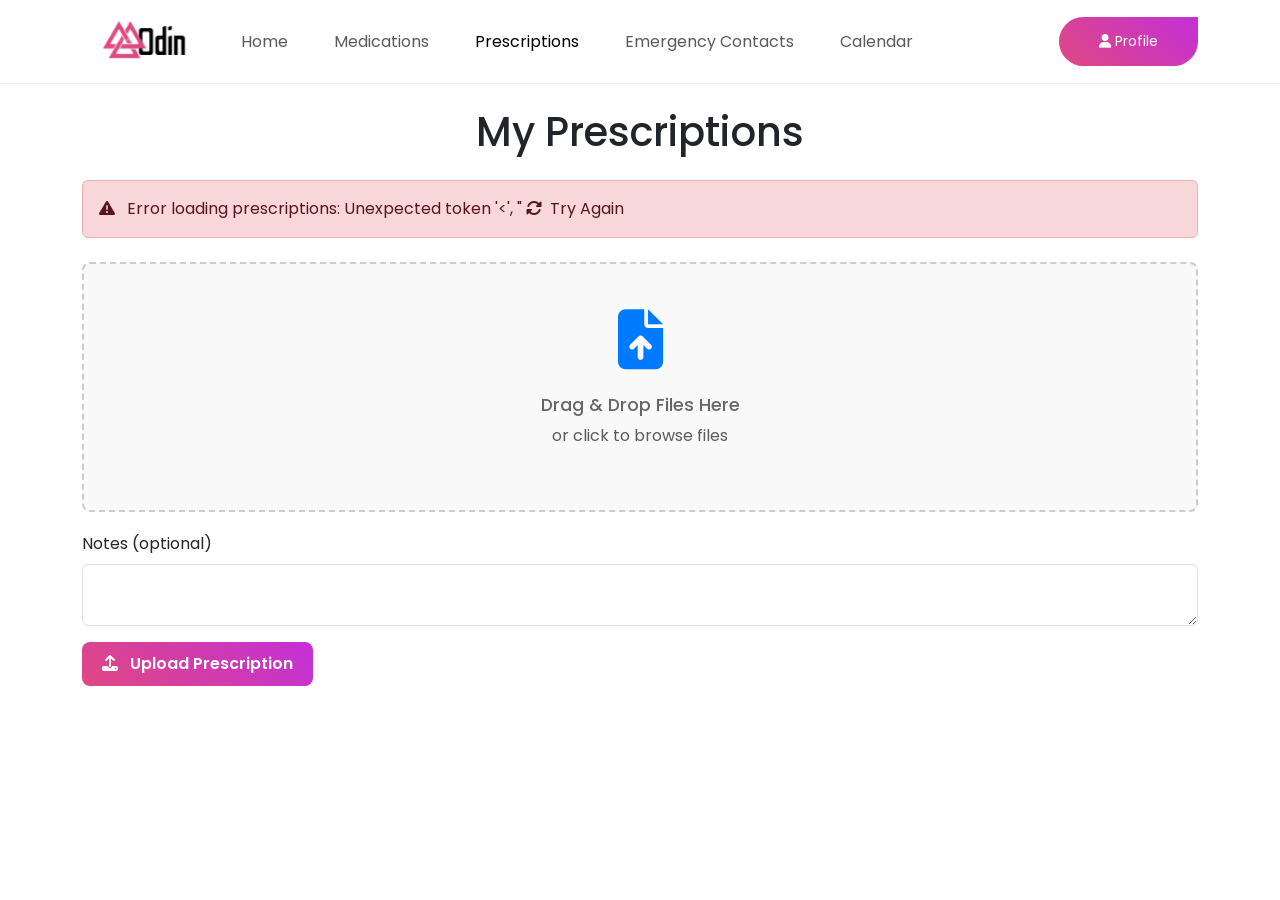
<file: mon-projet-alzheimer/assets/prescriptions.html>
<!DOCTYPE html>
<html lang="en">
<head>
    <meta charset="UTF-8">
    <meta name="viewport" content="width=device-width, initial-scale=1.0">
    <title>Prescriptions</title>
    <!-- CSS -->
    <link href="https://cdn.jsdelivr.net/npm/bootstrap@5.3.0/dist/css/bootstrap.min.css" rel="stylesheet">
    <link rel="stylesheet" href="https://cdnjs.cloudflare.com/ajax/libs/font-awesome/6.4.0/css/all.min.css">
    <link rel="stylesheet" href="../styles/main.css">
    <link href="https://fonts.googleapis.com/css2?family=Poppins:wght@400;500;700&display=swap" rel="stylesheet">
    <style>
        .prescription-item {
            margin-bottom: 15px;
        }
        .prescription-item img {
            max-width: 100px;
            max-height: 100px;
            object-fit: cover;
        }
        
        /* New drag and drop zone styling */
        .upload-zone {
            display: flex;
            flex-direction: column;
            justify-content: center;
            align-items: center;
            width: 100%;
            height: 250px;
            border: 2px dashed #ccc;
            border-radius: 8px;
            text-align: center;
            padding: 20px;
            color: #404040;
            cursor: pointer;
            transition: all 0.3s ease;
            margin-bottom: 20px;
            background-color: #f9f9f9;
        }
        
        .upload-zone:hover {
            border-color: #007bff;
            background-color: #f0f8ff;
        }
        
        .upload-zone.dragover {
            border-color: #007bff;
            background-color: #e9f5ff;
        }
        
        .upload-icon i {
            font-size: 60px;
            color: #007bff;
            margin-bottom: 15px;
        }
        
        .upload-zone h5 {
            margin-top: 10px;
            font-size: 1.1rem;
            color: #666;
        }
        
        /* Navigation bar styling */
        .navbar {
            background-color: white !important;
            border-bottom: 1px solid #eee;
        }
        
        .btn-outline-primary {
            border: none !important;
            outline: none !important;
            box-shadow: none !important;
        }
    </style>
</head>
<body>
                <!-- Navigation Bar -->
                <nav class="navbar navbar-expand-lg navbar-light">
                    <div class="container">
                        <a class="navbar-brand" href="home.html">
                            <img src="../images/logo.png" alt="Logo" width="120">
                        </a>
                        <button class="navbar-toggler" type="button" data-bs-toggle="collapse" data-bs-target="#navbarNav" aria-controls="navbarNav" aria-expanded="false" aria-label="Toggle navigation">
                            <span class="navbar-toggler-icon"></span>
                        </button>
                        <div class="collapse navbar-collapse" id="navbarNav">
                            <ul class="navbar-nav me-auto mb-2 mb-lg-0">
                                <li class="nav-item">
                                    <a class="nav-link" href="home.html">Home</a>
                                </li>
                                <li class="nav-item">
                                    <a class="nav-link" href="medications.html">Medications</a>
                                </li>
                                <li class="nav-item">
                                    <a class="nav-link active" href="prescriptions.html">Prescriptions</a>
                                </li>
                                <li class="nav-item">
                                    <a class="nav-link" href="emergency.html">Emergency Contacts</a>
                                </li>
                                <li class="nav-item">
                                    <a class="nav-link" href="calendar.html">Calendar</a>
                                </li>
                            </ul>
                            <div class="d-flex align-items-center">
                                <a href="profile.html" class="btn btn-outline-primary">
                                    <i class="fas fa-user"></i> Profile
                                </a>
                            </div>
                        </div>
                    </div>
                </nav>

    <div class="container mt-4">
        <h1 class="text-center mb-4">My Prescriptions</h1>

        <!-- Prescription List -->
        <div id="prescriptions-list" class="mb-4">
            <!-- Prescriptions will be rendered here by prescriptions.js -->
        </div>

        <!-- Updated Upload Form -->
        <form id="upload-form" enctype="multipart/form-data">
            <div class="upload-zone" id="upload-zone">
                <input type="file" id="file-input" name="prescription" class="d-none" accept=".pdf,.jpg,.jpeg,.png">
                <div class="upload-icon">
                    <i class="fas fa-file-upload"></i>
                </div>
                <h5>Drag & Drop Files Here</h5>
                <p class="text-muted">or click to browse files</p>
            </div>
            
            <div class="mb-3 mt-3">
                <label for="notes" class="form-label">Notes (optional)</label>
                <textarea class="form-control" id="notes" name="notes" rows="2"></textarea>
            </div>
            
            <button type="submit" class="btn btn-primary" id="upload-button">
                <i class="fas fa-upload me-2"></i> Upload Prescription
            </button>
        </form>
    </div>

    <!-- JS -->
    <script src="../scripts/prescriptions.js"></script>
    <script src="https://cdn.jsdelivr.net/npm/bootstrap@5.3.0/dist/js/bootstrap.bundle.min.js"></script>
    <script>
            // File upload handling (keep this in your HTML)
    document.getElementById('upload-form').addEventListener('submit', async function(e) {
        e.preventDefault();
        
        const formData = new FormData(this);
        const fileInput = document.getElementById('file-input');
        
        if (!fileInput.files.length) {
            alert('Please select a file to upload');
            return;
        }

        const uploadButton = document.getElementById('upload-button');
        const originalText = uploadButton.innerHTML;
        uploadButton.disabled = true;
        uploadButton.innerHTML = '<span class="spinner-border spinner-border-sm"></span> Uploading...';

        try {
            const response = await fetch("../database/prescriptions.php", {
                method: "POST",
                body: formData
            });
            
            const data = await response.json();
            
            if (data.status === "success") {
                // Refresh the prescriptions list
                if (typeof renderPrescriptions === 'function') {
                    renderPrescriptions();
                }
                // Reset form
                this.reset();
                // Show success message
                alert('Prescription uploaded successfully!');
            } else {
                throw new Error(data.message || 'Upload failed');
            }
        } catch (error) {
            console.error("Upload error:", error);
            alert("Error: " + error.message);
        } finally {
            uploadButton.disabled = false;
            uploadButton.innerHTML = originalText;
        }
    });
        // Drag-and-drop functionality
        const uploadZone = document.getElementById('upload-zone');
        const fileInput = document.getElementById('file-input');

        uploadZone.addEventListener('click', () => fileInput.click());

        ['dragenter', 'dragover', 'dragleave', 'drop'].forEach(eventName => {
            uploadZone.addEventListener(eventName, preventDefaults, false);
        });

        function preventDefaults(e) {
            e.preventDefault();
            e.stopPropagation();
        }

        ['dragenter', 'dragover'].forEach(eventName => {
            uploadZone.addEventListener(eventName, () => uploadZone.classList.add('dragover'), false);
        });

        ['dragleave', 'drop'].forEach(eventName => {
            uploadZone.addEventListener(eventName, () => uploadZone.classList.remove('dragover'), false);
        });

        uploadZone.addEventListener('drop', (e) => {
            const dt = e.dataTransfer;
            fileInput.files = dt.files;
        });
    </script>
</body>
</html>
</file>
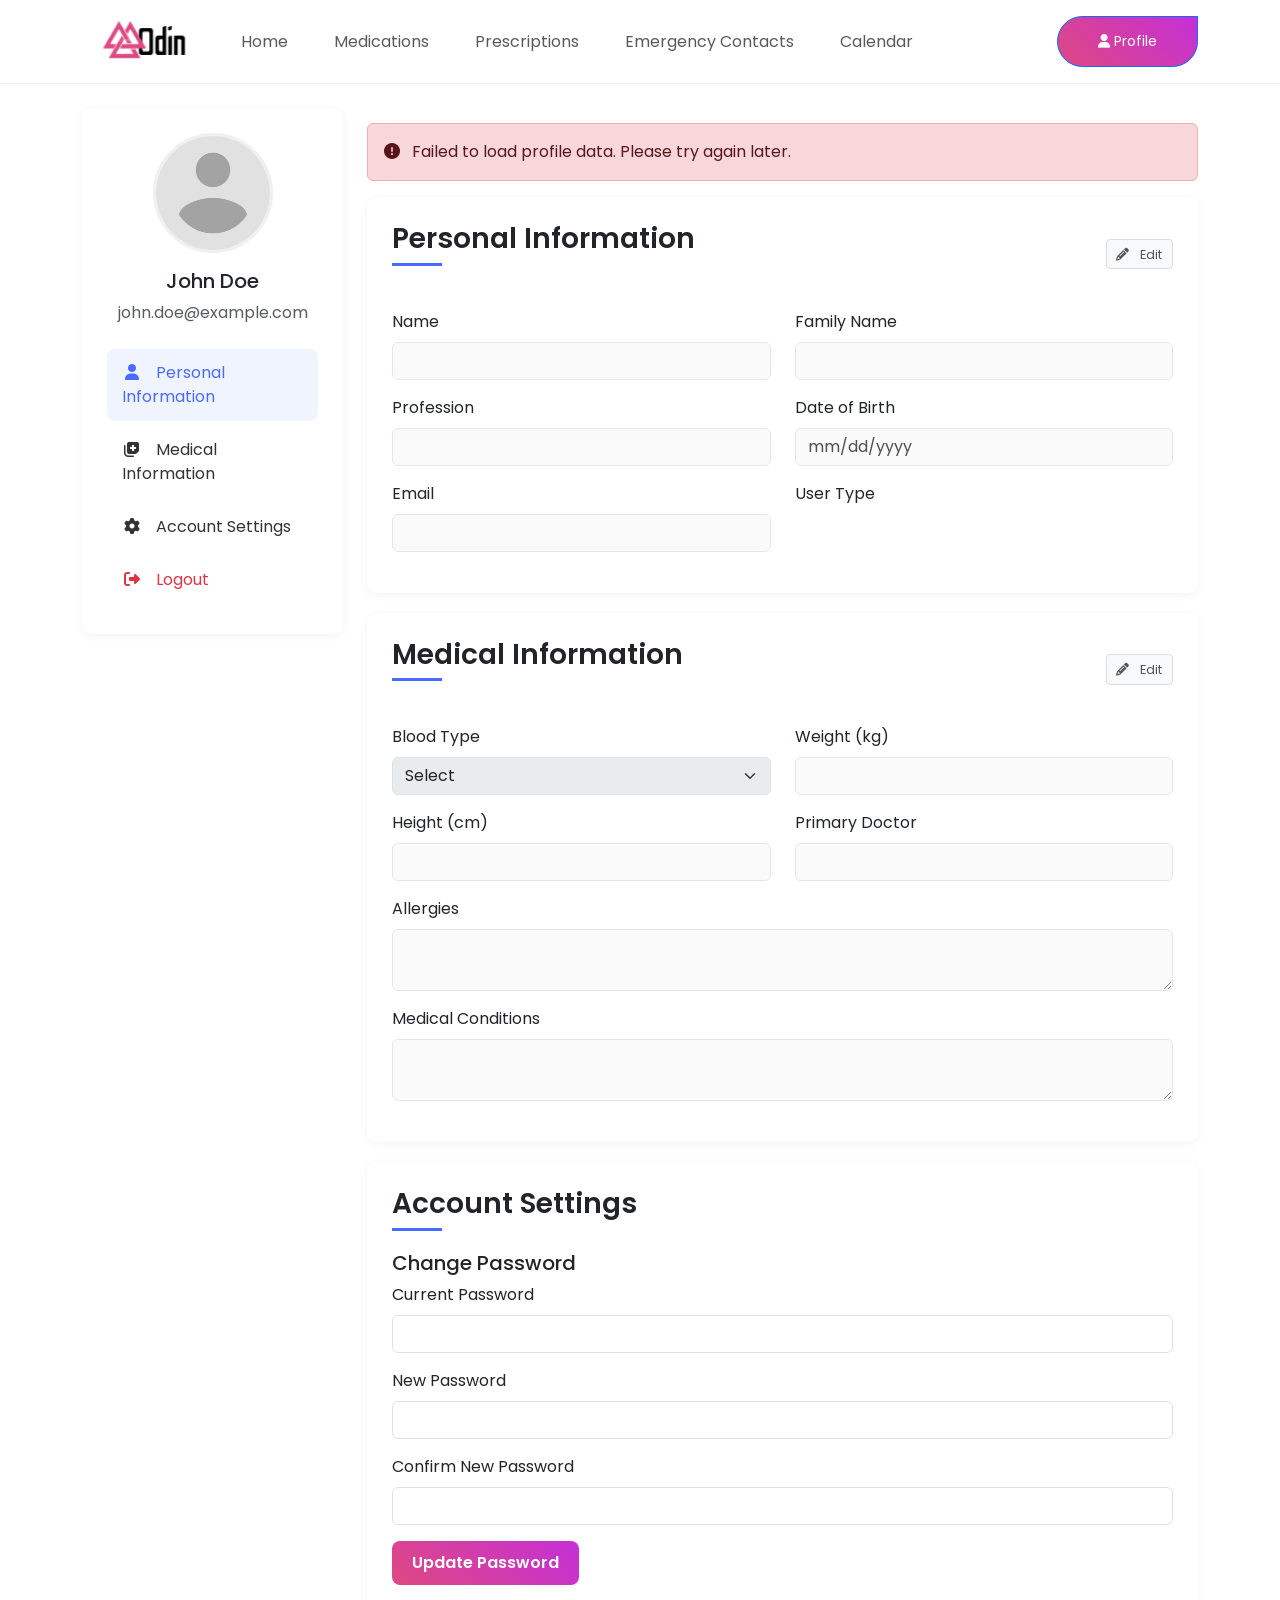
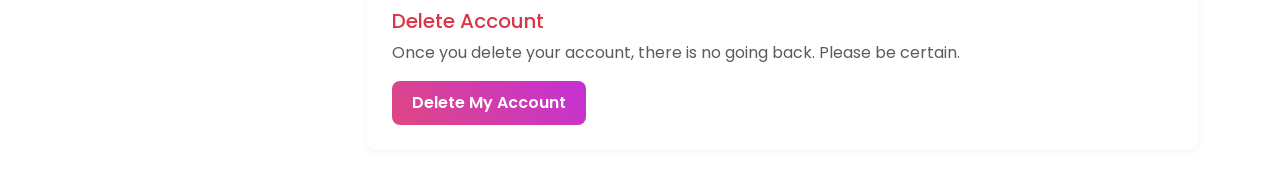
<file: mon-projet-alzheimer/assets/profile.html>
<!DOCTYPE html>
<html lang="en">
<head>
    <meta charset="UTF-8">
    <meta name="viewport" content="width=device-width, initial-scale=1.0">
    <title>User Profile</title>
    <!-- CSS -->
    <link href="https://cdn.jsdelivr.net/npm/bootstrap@5.3.0/dist/css/bootstrap.min.css" rel="stylesheet">
    <link rel="stylesheet" href="https://cdnjs.cloudflare.com/ajax/libs/font-awesome/6.4.0/css/all.min.css">
    <link rel="stylesheet" href="../styles/main.css">
    <link href="https://fonts.googleapis.com/css2?family=Poppins:wght@400;500;700&display=swap" rel="stylesheet">
    <style>
        .profile-section {
            background-color: white;
            border-radius: 10px;
            box-shadow: 0 2px 10px rgba(0, 0, 0, 0.05);
            padding: 25px;
            margin-bottom: 20px;
        }
        
        .profile-avatar {
            width: 120px;
            height: 120px;
            border-radius: 50%;
            object-fit: cover;
            border: 3px solid #f0f0f0;
        }
        
        .btn-edit {
            background: #f8f9fa;
            border: 1px solid #ddd;
            color: #555;
            padding: 0.3rem 0.6rem;
            font-size: 0.8rem;
            border-radius: 4px;
        }
        
        .form-control:disabled {
            background-color: #f9f9f9;
            opacity: 0.8;
        }
        
        .alert-box {
            display: none;
            margin-top: 15px;
        }
        
        .sidebar-link {
            padding: 12px 15px;
            border-radius: 8px;
            margin-bottom: 5px;
            display: block;
            color: #333;
            text-decoration: none;
            transition: all 0.2s;
        }
        
        .sidebar-link:hover, .sidebar-link.active {
            background-color: #f0f4ff;
            color: #4a6bff;
        }
        
        .sidebar-link i {
            margin-right: 10px;
            width: 20px;
            text-align: center;
        }
        
        .stat-card {
            background-color: white;
            border-radius: 8px;
            box-shadow: 0 2px 8px rgba(0, 0, 0, 0.05);
            padding: 15px;
            margin-bottom: 15px;
            border-left: 4px solid #4a6bff;
        }
        
        .stat-number {
            font-size: 1.8rem;
            font-weight: 600;
            color: #333;
        }
        
        .stat-label {
            color: #777;
            font-size: 0.9rem;
        }
        
        .section-title {
            font-weight: 600;
            margin-bottom: 20px;
            position: relative;
            padding-bottom: 10px;
        }
        
        .section-title:after {
            content: '';
            position: absolute;
            left: 0;
            bottom: 0;
            width: 50px;
            height: 3px;
            background-color: #4a6bff;
        }
        
        /* Navbar styling */
        .navbar {
            background-color: white !important;
            border-bottom: 1px solid #eee;
        }
        
        .logout-btn {
            color: #dc3545;
        }
        
        .logout-btn:hover {
            background-color: #fff8f8;
        }
    </style>
</head>
<body>
    <!-- Navigation Bar -->
    <nav class="navbar navbar-expand-lg navbar-light">
        <div class="container">
            <a class="navbar-brand" href="home.html">
                <img src="../images/logo.png" alt="Logo" width="120">
            </a>
            <button class="navbar-toggler" type="button" data-bs-toggle="collapse" data-bs-target="#navbarNav" aria-controls="navbarNav" aria-expanded="false" aria-label="Toggle navigation">
                <span class="navbar-toggler-icon"></span>
            </button>
            <div class="collapse navbar-collapse" id="navbarNav">
                <ul class="navbar-nav me-auto mb-2 mb-lg-0">
                    <li class="nav-item">
                        <a class="nav-link" href="home.html">Home</a>
                    </li>
                    <li class="nav-item">
                        <a class="nav-link" href="medications.html">Medications</a>
                    </li>
                    <li class="nav-item">
                        <a class="nav-link" href="prescriptions.html">Prescriptions</a>
                    </li>
                    <li class="nav-item">
                        <a class="nav-link" href="emergency.html">Emergency Contacts</a>
                    </li>
                    <li class="nav-item">
                        <a class="nav-link" href="calendar.html">Calendar</a>
                    </li>
                </ul>
                <div class="d-flex align-items-center">
                    <a href="profile.html" class="btn btn-outline-primary active">
                        <i class="fas fa-user"></i> Profile
                    </a>
                </div>
            </div>
        </div>
    </nav>

    <div class="container mt-4">
        <div class="row">
            <!-- Sidebar -->
            <div class="col-md-3">
                <div class="profile-section">
                    <div class="text-center mb-4">
                        <img src="../images/avatar-placeholder.png" alt="Profile Picture" class="profile-avatar mb-3" id="profile-avatar">
                        <h5 id="user-name">John Doe</h5>
                        <p class="text-muted mb-0" id="user-email">john.doe@example.com</p>
                    </div>
                    
                    <div class="mt-4">
                        <a href="#profile-info" class="sidebar-link active">
                            <i class="fas fa-user"></i> Personal Information
                        </a>
                        <a href="#medical-info" class="sidebar-link">
                            <i class="fas fa-notes-medical"></i> Medical Information
                        </a>
                        <a href="#account-settings" class="sidebar-link">
                            <i class="fas fa-cog"></i> Account Settings
                        </a>
                        <a href="#" class="sidebar-link logout-btn" id="logout-btn">
                            <i class="fas fa-sign-out-alt"></i> Logout
                        </a>
                    </div>
                </div>
            </div>
            
            
            <!-- Main Content -->
            <div class="col-md-9">
                <!-- Alert for success/error messages -->
                <div class="alert alert-success alert-box" id="success-alert">
                    <i class="fas fa-check-circle me-2"></i> <span id="success-message"></span>
                </div>
                <div class="alert alert-danger alert-box" id="error-alert">
                    <i class="fas fa-exclamation-circle me-2"></i> <span id="error-message"></span>
                </div>
                
                <!-- Personal Information Section -->
                <div class="profile-section" id="profile-info">
                    <div class="d-flex justify-content-between align-items-center mb-4">
                        <h3 class="section-title">Personal Information</h3>
                        <button class="btn btn-edit" id="edit-profile-btn">
                            <i class="fas fa-pencil-alt me-2"></i> Edit
                        </button>
                    </div>
                    
                    <form id="profile-form">
                        <div class="row mb-3">
                            <div class="col-md-6">
                                <label for="name" class="form-label">Name</label>
                                <input type="text" class="form-control" id="name" disabled>
                            </div>
                            <div class="col-md-6">
                                <label for="family-name" class="form-label">Family Name</label>
                                <input type="text" class="form-control" id="family-name" disabled>
                            </div>
                        </div>
                        
                        <div class="row mb-3">
                            <div class="col-md-6">
                                <label for="profession" class="form-label">Profession</label>
                                <input type="text" class="form-control" id="profession" disabled>
                            </div>
                            <div class="col-md-6">
                                <label for="dob" class="form-label">Date of Birth</label>
                                <input type="date" class="form-control" id="dob" disabled>
                            </div>
                        </div>
                        
                        <div class="row mb-3">
                            <div class="col-md-6">
                                <label for="email" class="form-label">Email</label>
                                <input type="email" class="form-control" id="email" disabled>
                            </div>
                            <div class="col-md-6">
                                <label class="form-label">User Type</label>
                                <p class="form-control-static" id="user-type"></p>
                            </div>
                        </div>
                        
                        <div class="text-end" id="profile-buttons" style="display: none;">
                            <button type="button" class="btn btn-outline-secondary me-2" id="cancel-profile-btn">Cancel</button>
                            <button type="submit" class="btn btn-primary" id="save-profile-btn">Save Changes</button>
                        </div>
                    </form>
                </div>
                
                <!-- Medical Information Section -->
                <div class="profile-section" id="medical-info">
                    <div class="d-flex justify-content-between align-items-center mb-4">
                        <h3 class="section-title">Medical Information</h3>
                        <button class="btn btn-edit" id="edit-medical-btn">
                            <i class="fas fa-pencil-alt me-2"></i> Edit
                        </button>
                    </div>
                    
                    <form id="medical-form">
                        <div class="row mb-3">
                            <div class="col-md-6">
                                <label for="blood-type" class="form-label">Blood Type</label>
                                <select class="form-select" id="blood-type" disabled>
                                    <option value="">Select</option>
                                    <option value="A+">A+</option>
                                    <option value="A-">A-</option>
                                    <option value="B+">B+</option>
                                    <option value="B-">B-</option>
                                    <option value="AB+">AB+</option>
                                    <option value="AB-">AB-</option>
                                    <option value="O+">O+</option>
                                    <option value="O-">O-</option>
                                    <option value="unknown">Unknown</option>
                                </select>
                            </div>
                            <div class="col-md-6">
                                <label for="weight" class="form-label">Weight (kg)</label>
                                <input type="number" class="form-control" id="weight" disabled>
                            </div>
                        </div>
                        
                        <div class="row mb-3">
                            <div class="col-md-6">
                                <label for="height" class="form-label">Height (cm)</label>
                                <input type="number" class="form-control" id="height" disabled>
                            </div>
                            <div class="col-md-6">
                                <label for="primary-doctor" class="form-label">Primary Doctor</label>
                                <input type="text" class="form-control" id="primary-doctor" disabled>
                            </div>
                        </div>
                        
                        <div class="mb-3">
                            <label for="allergies" class="form-label">Allergies</label>
                            <textarea class="form-control" id="allergies" rows="2" disabled></textarea>
                        </div>
                        
                        <div class="mb-3">
                            <label for="medical-conditions" class="form-label">Medical Conditions</label>
                            <textarea class="form-control" id="medical-conditions" rows="2" disabled></textarea>
                        </div>
                        
                        <div class="text-end" id="medical-buttons" style="display: none;">
                            <button type="button" class="btn btn-outline-secondary me-2" id="cancel-medical-btn">Cancel</button>
                            <button type="submit" class="btn btn-primary" id="save-medical-btn">Save Changes</button>
                        </div>
                    </form>
                </div>
                
                <!-- Account Settings Section -->
                <div class="profile-section" id="account-settings">
                    <h3 class="section-title">Account Settings</h3>
                    
                    <div class="mb-4">
                        <h5>Change Password</h5>
                        <form id="password-form">
                            <div class="mb-3">
                                <label for="current-password" class="form-label">Current Password</label>
                                <input type="password" class="form-control" id="current-password" required>
                            </div>
                            <div class="mb-3">
                                <label for="new-password" class="form-label">New Password</label>
                                <input type="password" class="form-control" id="new-password" required>
                            </div>
                            <div class="mb-3">
                                <label for="confirm-password" class="form-label">Confirm New Password</label>
                                <input type="password" class="form-control" id="confirm-password" required>
                            </div>
                            <button type="submit" class="btn btn-primary">Update Password</button>
                        </form>
                    </div>
                    <div>
                        <h5 class="text-danger">Delete Account</h5>
                        <p class="text-muted">Once you delete your account, there is no going back. Please be certain.</p>
                        <button class="btn btn-primary" id="delete-account-btn">Delete My Account</button>
                    </div>
                </div>
            </div>
        </div>
    </div>

    <!-- Logout Confirmation Modal -->
    <div class="modal fade" id="logoutModal" tabindex="-1" aria-labelledby="logoutModalLabel" aria-hidden="true">
        <div class="modal-dialog modal-dialog-centered">
            <div class="modal-content">
                <div class="modal-header">
                    <h5 class="modal-title" id="logoutModalLabel">Confirm Logout</h5>
                    <button type="button" class="btn-close" data-bs-dismiss="modal" aria-label="Close"></button>
                </div>
                <div class="modal-body">
                    Are you sure you want to log out of your account?
                </div>
                <div class="modal-footer">
                    <button type="button" class="btn btn-danger" data-bs-dismiss="modal">Cancel</button>
                    <button type="button" class="btn btn-danger" id="confirm-logout">Logout</button>
                </div>
            </div>
        </div>
    </div>
    
    <!-- Delete Account Confirmation Modal -->
    <div class="modal fade" id="deleteAccountModal" tabindex="-1" aria-labelledby="deleteAccountModalLabel" aria-hidden="true">
        <div class="modal-dialog modal-dialog-centered">
            <div class="modal-content">
                <div class="modal-header">
                    <h5 class="modal-title" id="deleteAccountModalLabel">Delete Account</h5>
                    <button type="button" class="btn-close" data-bs-dismiss="modal" aria-label="Close"></button>
                </div>
                <div class="modal-body">
                    <p>Are you absolutely sure you want to delete your account? This action cannot be undone.</p>
                    <div class="mb-3">
                        <label for="delete-confirmation" class="form-label">Type "DELETE" to confirm:</label>
                        <input type="text" class="form-control" id="delete-confirmation" required>
                    </div>
                </div>
                <div class="modal-footer">
                    <button type="button" class="btn btn-secondary" data-bs-dismiss="modal">Cancel</button>
                    <button type="button" class="btn btn-danger" id="confirm-delete" disabled>Delete Forever</button>
                </div>
            </div>
        </div>
    </div>

    <!-- JS -->
    <script src="https://cdn.jsdelivr.net/npm/bootstrap@5.3.0/dist/js/bootstrap.bundle.min.js"></script>
    <script src="../scripts/profile.js"></script>
    <script>
        document.addEventListener('DOMContentLoaded', function() {
            // Edit profile information
            const editProfileBtn = document.getElementById('edit-profile-btn');
            const cancelProfileBtn = document.getElementById('cancel-profile-btn');
            const profileForm = document.getElementById('profile-form');
            const profileButtons = document.getElementById('profile-buttons');
            
            editProfileBtn.addEventListener('click', function() {
                const inputs = profileForm.querySelectorAll('input, select');
                inputs.forEach(input => input.disabled = false);
                profileButtons.style.display = 'block';
                editProfileBtn.style.display = 'none';
            });
            
            cancelProfileBtn.addEventListener('click', function() {
                const inputs = profileForm.querySelectorAll('input, select');
                inputs.forEach(input => input.disabled = true);
                profileButtons.style.display = 'none';
                editProfileBtn.style.display = 'block';
            });
            
            profileForm.addEventListener('submit', function(e) {
                e.preventDefault();
                
                // Here you would normally send the data to the server
                
                // Show success message
                const successAlert = document.getElementById('success-alert');
                const successMessage = document.getElementById('success-message');
                successMessage.textContent = 'Personal information updated successfully!';
                successAlert.style.display = 'block';
                
                // Auto-hide after 3 seconds
                setTimeout(() => {
                    successAlert.style.display = 'none';
                }, 3000);
                
                // Disable form fields
                const inputs = profileForm.querySelectorAll('input, select');
                inputs.forEach(input => input.disabled = true);
                profileButtons.style.display = 'none';
                editProfileBtn.style.display = 'block';
                
                // Update the display name
                const firstName = document.getElementById('first-name').value;
                const lastName = document.getElementById('last-name').value;
                document.getElementById('user-name').textContent = `${firstName} ${lastName}`;
                document.getElementById('user-email').textContent = document.getElementById('email').value;
            });
            
            // Edit medical information
            const editMedicalBtn = document.getElementById('edit-medical-btn');
            const cancelMedicalBtn = document.getElementById('cancel-medical-btn');
            const medicalForm = document.getElementById('medical-form');
            const medicalButtons = document.getElementById('medical-buttons');
            
            editMedicalBtn.addEventListener('click', function() {
                const inputs = medicalForm.querySelectorAll('input, select, textarea');
                inputs.forEach(input => input.disabled = false);
                medicalButtons.style.display = 'block';
                editMedicalBtn.style.display = 'none';
            });
            
            cancelMedicalBtn.addEventListener('click', function() {
                const inputs = medicalForm.querySelectorAll('input, select, textarea');
                inputs.forEach(input => input.disabled = true);
                medicalButtons.style.display = 'none';
                editMedicalBtn.style.display = 'block';
            });
            
            medicalForm.addEventListener('submit', function(e) {
                e.preventDefault();
                
                // Here you would normally send the data to the server
                
                // Show success message
                const successAlert = document.getElementById('success-alert');
                const successMessage = document.getElementById('success-message');
                successMessage.textContent = 'Medical information updated successfully!';
                successAlert.style.display = 'block';
                
                // Auto-hide after 3 seconds
                setTimeout(() => {
                    successAlert.style.display = 'none';
                }, 3000);
                
                // Disable form fields
                const inputs = medicalForm.querySelectorAll('input, select, textarea');
                inputs.forEach(input => input.disabled = true);
                medicalButtons.style.display = 'none';
                editMedicalBtn.style.display = 'block';
            });
            
            // Password form
            document.getElementById('password-form').addEventListener('submit', function(e) {
                e.preventDefault();
                
                const currentPassword = document.getElementById('current-password').value;
                const newPassword = document.getElementById('new-password').value;
                const confirmPassword = document.getElementById('confirm-password').value;
                
                if (newPassword !== confirmPassword) {
                    const errorAlert = document.getElementById('error-alert');
                    const errorMessage = document.getElementById('error-message');
                    errorMessage.textContent = 'New passwords do not match!';
                    errorAlert.style.display = 'block';
                    
                    setTimeout(() => {
                        errorAlert.style.display = 'none';
                    }, 3000);
                    return;
                }
                
                // Here you would normally verify and update the password on the server
                
                // Show success message
                const successAlert = document.getElementById('success-alert');
                const successMessage = document.getElementById('success-message');
                successMessage.textContent = 'Password updated successfully!';
                successAlert.style.display = 'block';
                
                // Auto-hide after 3 seconds
                setTimeout(() => {
                    successAlert.style.display = 'none';
                }, 3000);
                
                // Reset form
                this.reset();
            });
            
            // Notifications form
            document.getElementById('notifications-form').addEventListener('submit', function(e) {
                e.preventDefault();
                
                // Here you would normally save the preferences to the server
                
                // Show success message
                const successAlert = document.getElementById('success-alert');
                const successMessage = document.getElementById('success-message');
                successMessage.textContent = 'Notification preferences saved!';
                successAlert.style.display = 'block';
                
                // Auto-hide after 3 seconds
                setTimeout(() => {
                    successAlert.style.display = 'none';
                }, 3000);
            });
            
            // Logout functionality
            const logoutBtn = document.getElementById('logout-btn');
            const logoutModal = new bootstrap.Modal(document.getElementById('logoutModal'));
            const confirmLogout = document.getElementById('confirm-logout');
            
            logoutBtn.addEventListener('click', function(e) {
                e.preventDefault();
                logoutModal.show();
            });
            
            confirmLogout.addEventListener('click', function() {
                // Here you would normally handle the logout process
                
                // For now, just redirect to a login page
                window.location.href = 'index.html';
            });
            
            // Delete account functionality
            const deleteAccountBtn = document.getElementById('delete-account-btn');
            const deleteAccountModal = new bootstrap.Modal(document.getElementById('deleteAccountModal'));
            const confirmDelete = document.getElementById('confirm-delete');
            const deleteConfirmation = document.getElementById('delete-confirmation');
            
            deleteAccountBtn.addEventListener('click', function() {
                deleteAccountModal.show();
            });
            
            deleteConfirmation.addEventListener('input', function() {
                confirmDelete.disabled = this.value !== 'DELETE';
            });
            
            confirmDelete.addEventListener('click', function() {
                // Here you would normally handle the account deletion process
                
                // For now, just redirect to a login page
                window.location.href = 'index.html';
            });
            
            // Sidebar navigation
            const sidebarLinks = document.querySelectorAll('.sidebar-link');
            
            sidebarLinks.forEach(link => {
                if (!link.classList.contains('logout-btn')) {
                    link.addEventListener('click', function(e) {
                        e.preventDefault();
                        
                        // Remove active class from all links
                        sidebarLinks.forEach(l => l.classList.remove('active'));
                        
                        // Add active class to clicked link
                        this.classList.add('active');
                        
                        // Scroll to section
                        const targetId = this.getAttribute('href').substring(1);
                        const targetElement = document.getElementById(targetId);
                        window.scrollTo({
                            top: targetElement.offsetTop - 20,
                            behavior: 'smooth'
                        });
                    });
                }
            });
        });
    </script>
</body>
</html>
</file>
<file: mon-projet-alzheimer/styles/base.css>
* {
    margin: 0;
    padding: 0;
    box-sizing: border-box;
    font-family: 'Poppins', sans-serif;
}
</file>
<file: mon-projet-alzheimer/styles/layout.css>
/* Layout styles for navigation, hero section, etc. */
.hero {
    width: 100%;
    min-width: 100vh;
    background-image: url(); /* Use relative path */
    background-size: cover;
    background-position: center;
    padding: 10px 10%;
    overflow: hidden;
}

nav {
    padding: 10px 0;
    display: flex;
    justify-content: space-between;
    align-items: center;
}

.logo {
    width: 140px;
}
</file>
<file: mon-projet-alzheimer/styles/components.css>
/* Reusable components like buttons, cards, etc. */
.btn {
    display: inline-block;
    text-decoration: none;
    padding: 14px 40px;
    color: #fff;
    background-image: linear-gradient(45deg, #df4881, #c430d7);
    border-radius: 30px;
    font-size: 14px;
    border-top-right-radius: 0;
}

.btn:hover {
    background-image: linear-gradient(45deg, #c430d7, #df4881);
    transition: 0.5s;
}

.btn:active {
    transform: scale(0.9);
}

.card {
    background: #fff;
    border-radius: 15px;
    box-shadow: 0 6px 12px rgba(0, 0, 0, 0.1);
    padding: 30px;
    text-align: center;
    transition: transform 0.3s, box-shadow 0.3s;
    font-size: 18px;
}

.card h3 {
    font-size: 24px;
    margin-bottom: 15px;
    color: #333;
}

.card p {
    font-size: 18px;
    color: #666;
}

.card:hover {
    transform: translateY(-10px);
    box-shadow: 0 10px 20px rgba(0, 0, 0, 0.2);
}

a {
    text-decoration: none; /* Removes underline */
    outline: none; /* Removes the blue focus outline */
}

a:focus {
    outline: none; /* Ensures no outline appears when the link is focused */
}

button {
    outline: none; /* Removes the blue focus outline for buttons */
}

button:focus {
    outline: none; /* Ensures no outline appears when the button is focused */
}
</file>
<file: mon-projet-alzheimer/styles/pages/login.css>
/* Styles specific to the login form */
.login-form {
    position: fixed;
    top: 0;
    left: 0;
    width: 100%;
    height: 100%;
    background-color: rgba(0, 0, 0, 0.8);
    display: flex;
    justify-content: center;
    align-items: center;
    z-index: 1000;
}

.login-form .form-container {
    background: #fff;
    padding: 40px;
    border-radius: 15px;
    width: 400px;
    max-width: 90%;
    text-align: center;
    box-shadow: 0 8px 20px rgba(0, 0, 0, 0.2);
    animation: fadeIn 0.3s ease-in-out;
}

.login-form .form-container h2 {
    margin-bottom: 25px;
    font-size: 26px;
    color: #333;
    font-weight: 600;
}

.login-form .form-container input {
    width: 100%;
    padding: 12px;
    margin: 15px 0;
    border: 1px solid #ccc;
    border-radius: 8px;
    font-size: 16px;
}

.login-form .form-container .btn {
    width: 100%;
    padding: 14px;
    margin-top: 20px;
    background-image: linear-gradient(45deg, #df4881, #c430d7);
    color: #fff;
    border: none;
    border-radius: 8px;
    font-size: 16px;
    font-weight: 600;
    cursor: pointer;
    transition: background-image 0.3s, transform 0.2s;
}

.signup-link {
    margin-top: 15px;
    font-size: 14px;
    color: #555;
}

.signup-link a {
    color: #c430d7;
    text-decoration: none;
    font-weight: 600;
    transition: color 0.3s;
}

.signup-link a:hover {
    color: #df4881;
    text-decoration: underline;
}
</file>
<file: mon-projet-alzheimer/styles/animations.css>
/* Animations */
@keyframes fadeIn {
    from {
        opacity: 0;
        transform: scale(0.9);
    }
    to {
        opacity: 1;
        transform: scale(1);
    }
}
</file>
<file: mon-projet-alzheimer/styles/main.css>
*{
    margin: 0;
    padding: 0; 
    box-sizing: border-box;
    font-family: 'Poppins', sans-serif;
}
.hero{
   width: 100%;
   min-width: 100vh;
   background-image: url(); /* Use relative path */
   background-size: cover;
   background-position: center;
   padding: 10px 10%;
   overflow: hidden;
   position: relative;
}
nav{
    padding: 10px 0;
    display: flex;
    justify-content: space-between;
    align-items: center;   
}
.logo{
    width: 140px;
}
nav ul li {
    display: inline-block;
    list-style: none;
    margin: 10px 15px;
}
nav ul li a{
    text-decoration: none;
    color: #333;
    font-size: 18px;
    font-weight: 500;
}
.logn-btn{
    text-decoration: none;
    color:#333;
    margin-right: 15px;
    font-weight: 400;
}
.btn{
    display: inline-block;
    text-decoration: none;
    padding: 14px 40px ;
    color: #fff;
    background-image: linear-gradient(45deg, #df4881, #c430d7);
    border-radius: 30px;   
    font-size: 14px;
    border-top-right-radius:0 ;
}
.btn:hover{
    background-image: linear-gradient(45deg, #c430d7, #df4881);
    transition: 0.5s;
}
.btn:active{
    transform: scale(0.9);
}
.content{
    margin-top: 10%;
    max-width: 600px;
}
.content h1{
    font-size: 40px;
    color: #222;
    font-weight: 700;
    line-height: 1.2;
}
.content p{
    font-size: 20px;
    color: #333;
    margin: 10px 0 30px ;
    line-height: 1.5;
}
.hidden {
    display: none !important; /* Ensures the form is hidden by default with higher priority */
}

.login-form  {
    position: fixed; /* Makes the form overlay the entire viewport */
    top: 0;
    left: 0;
    width: 100%;
    height: 100%;
    background-color: rgba(0, 0, 0, 0.8); /* Semi-transparent background */
    display: flex;
    justify-content: center; /* Centers the form horizontally */
    align-items: center; /* Centers the form vertically */
    z-index: 1000; /* Ensures the form appears above other elements */
}

.login-form .form-container {
    background: #fff;
    padding: 40px; /* Increased padding for better spacing */
    border-radius: 15px;
    width: 400px; /* Increased width */
    max-width: 90%; /* Ensures it doesn't exceed the viewport width */
    text-align: center;
    box-shadow: 0 8px 20px rgba(0, 0, 0, 0.2); /* Subtle shadow for depth */
    animation: fadeIn 0.3s ease-in-out; /* Smooth fade-in animation */
}

.login-form .form-container h2 {
    margin-bottom: 25px; /* Increased spacing below the title */
    font-size: 26px; /* Slightly larger font size for the title */
    color: #333;
    font-weight: 600;
}

.login-form .form-container input {
    width: 100%;
    padding: 12px; /* Increased padding for inputs */
    margin: 15px 0; /* Increased margin for better spacing between fields */
    border: 1px solid #ccc;
    border-radius: 8px;
    font-size: 16px;
}

.login-form .form-container .btn {
    width: 100%;
    padding: 14px; /* Slightly larger padding for better button size */
    margin-top: 20px; /* Increased spacing above the button */
    background-image: linear-gradient(45deg, #df4881, #c430d7);
    color: #fff;
    border: none;
    border-radius: 8px;
    font-size: 16px;
    font-weight: 600;
    cursor: pointer;
    transition: background-image 0.3s, transform 0.2s;
}

.form-container {
    background: #fff;
    padding: 20px;
    border-radius: 10px;
    width: 300px;
    text-align: center;
}

.form-container h2 {
    margin-bottom: 20px;
}

.form-container input {
    width: 100%;
    padding: 10px;
    margin: 10px 0;
    border: 1px solid #ccc;
    border-radius: 5px;
}

.form-container .btn {
    width: 100%;
    padding: 10px;
    margin-top: 10px;
    background-image: linear-gradient(45deg, #df4881, #c430d7);
    color: #fff;
    border: none;
    border-radius: 5px;
    cursor: pointer;
}

.form-container .btn:hover {
    background-image: linear-gradient(45deg, #c430d7, #df4881);
}

#signup-form {
    position: fixed;
    top: 0;
    left: 0;
    width: 100%;
    height: 100%;
    background-color: rgba(0, 0, 0, 0.8); /* Darker semi-transparent background for a secure feel */
    display: flex;
    justify-content: center;
    align-items: center;
    z-index: 1000;
    backdrop-filter: blur(5px); /* Adds a blur effect for a modern look */
    overflow-y: auto; /* Enables vertical scrolling if content exceeds viewport height */
    padding: 20px; /* Adds padding to prevent content from touching the edges */
}

#signup-form .form-container {
    background: #fff;
    padding: 40px; /* Increased padding for better spacing */
    border-radius: 15px;
    width: 450px; /* Increased width to fit additional fields */
    max-width: 90%; /* Ensures the form doesn't exceed the viewport width */
    text-align: center;
    box-shadow: 0 8px 20px rgba(0, 0, 0, 0.2); /* Subtle shadow for depth */
    animation: fadeIn 0.3s ease-in-out; /* Smooth fade-in animation */
    margin: auto; /* Centers the form vertically when scrolling */
}

#signup-form .form-container h2 {
    margin-bottom: 25px; /* Increased spacing below the title */
    font-size: 26px; /* Slightly larger font size for the title */
    color: #333;
    font-weight: 600;
}

#signup-form .form-container input,
#signup-form .form-container select {
    width: 100%;
    padding: 12px;
    margin: 15px 0; /* Increased margin for better spacing between fields */
    border: 1px solid #ccc;
    border-radius: 8px;
    font-size: 16px;
    transition: border-color 0.3s;
}

#signup-form .form-container input:focus,
#signup-form .form-container select:focus {
    border-color: #c430d7; /* Highlight border on focus */
    outline: none;
}

#signup-form .form-container .btn {
    width: 100%;
    padding: 14px; /* Slightly larger padding for better button size */
    margin-top: 20px; /* Increased spacing above the button */
    background-image: linear-gradient(45deg, #df4881, #c430d7);
    color: #fff;
    border: none;
    border-radius: 8px;
    font-size: 16px;
    font-weight: 600;
    cursor: pointer;
    transition: background-image 0.3s, transform 0.2s;
}

#signup-form .form-container .btn:hover {
    background-image: linear-gradient(45deg, #c430d7, #df4881);
    transform: scale(1.02); /* Slight zoom effect on hover */
}

#signup-form .form-container .btn:active {
    transform: scale(0.98); /* Slight shrink effect on click */
}

#signup-form .form-container label {
    display: block; /* Ensures labels are on their own line */
    text-align: left; /* Aligns labels to the left for better readability */
    font-size: 14px;
    font-weight: 500;
    color: #555;
    margin-bottom: 5px; /* Adds spacing between label and input */
}

#signup-form .form-container .close-btn {
    position: absolute;
    top: 15px;
    right: 15px;
    background: none;
    border: none;
    font-size: 20px;
    color: #999;
    cursor: pointer;
    transition: color 0.3s;
}

#signup-form .form-container .close-btn:hover {
    color: #333;
}

/* Fade-in animation */
@keyframes fadeIn {
    from {
        opacity: 0;
        transform: scale(0.9);
    }
    to {
        opacity: 1;
        transform: scale(1);
    }
}

.cards-container {
    display: grid;
    grid-template-columns: repeat(2, 1fr); /* Two cards per row */
    gap: 30px; /* Space between cards */
    justify-content: center;
    align-items: center;
    margin: 50px auto; /* Center the container vertically and horizontally */
    max-width: 1000px; /* Limit the width of the container */
    padding: 20px;
}

.card {
    background: #fff;
    border-radius: 15px;
    box-shadow: 0 6px 12px rgba(0, 0, 0, 0.1); /* Subtle shadow for depth */
    padding: 30px; /* Increased padding for larger content */
    text-align: center;
    transition: transform 0.3s, box-shadow 0.3s;
    font-size: 18px; /* Larger font size for better readability */
}

.card h3 {
    font-size: 24px; /* Larger title font size */
    margin-bottom: 15px;
    color: #333;
}

.card p {
    font-size: 18px; /* Larger paragraph font size */
    color: #666;
}

.card:hover {
    transform: translateY(-10px); /* Slight lift on hover */
    box-shadow: 0 10px 20px rgba(0, 0, 0, 0.2); /* Enhanced shadow on hover */
}

.signup-link {
    margin-top: 15px;
    font-size: 14px;
    color: #555;
}

.signup-link a {
    color: #c430d7;
    text-decoration: none;
    font-weight: 600;
    transition: color 0.3s;
}

.signup-link a:hover {
    color: #df4881;
    text-decoration: underline;
}

a {
    text-decoration: none; /* Removes underline */
    outline: none; /* Removes the blue focus outline */
}

a:focus {
    outline: none; /* Ensures no outline appears when the link is focused */
}

button {
    outline: none; /* Removes the blue focus outline for buttons */
}

button:focus {
    outline: none; /* Ensures no outline appears when the button is focused */
}

/* Add Button */
.btn-primary {
    background-color: #4CAF50; /* Green background */
    border: none;
    color: white;
    font-size: 16px;
    font-weight: 600;
    padding: 10px 20px;
    border-radius: 8px;
    transition: background-color 0.3s, transform 0.2s;
}

.btn-primary:hover {
    background-color: #45a049; /* Darker green on hover */
    transform: scale(1.05); /* Slight zoom effect */
}

.btn-primary:active {
    transform: scale(0.95); /* Slight shrink effect on click */
}

/* Delete Button */
.btn-danger {
    background-color: #f44336; /* Red background */
    border: none;
    color: white;
    font-size: 14px;
    font-weight: 600;
    padding: 8px 16px;
    border-radius: 8px;
    transition: background-color 0.3s, transform 0.2s;
}

.btn-danger:hover {
    background-color: #d32f2f; /* Darker red on hover */
    transform: scale(1.05); /* Slight zoom effect */
}

.btn-danger:active {
    transform: scale(0.95); /* Slight shrink effect on click */
}

/* Icon inside Delete Button */
.btn-danger i {
    margin-right: 5px; /* Adds spacing between the icon and text */
}
.hero-image {
    width: 530px;
    position: absolute;
    bottom: 10%;
    right: 10%;
}
</file>
